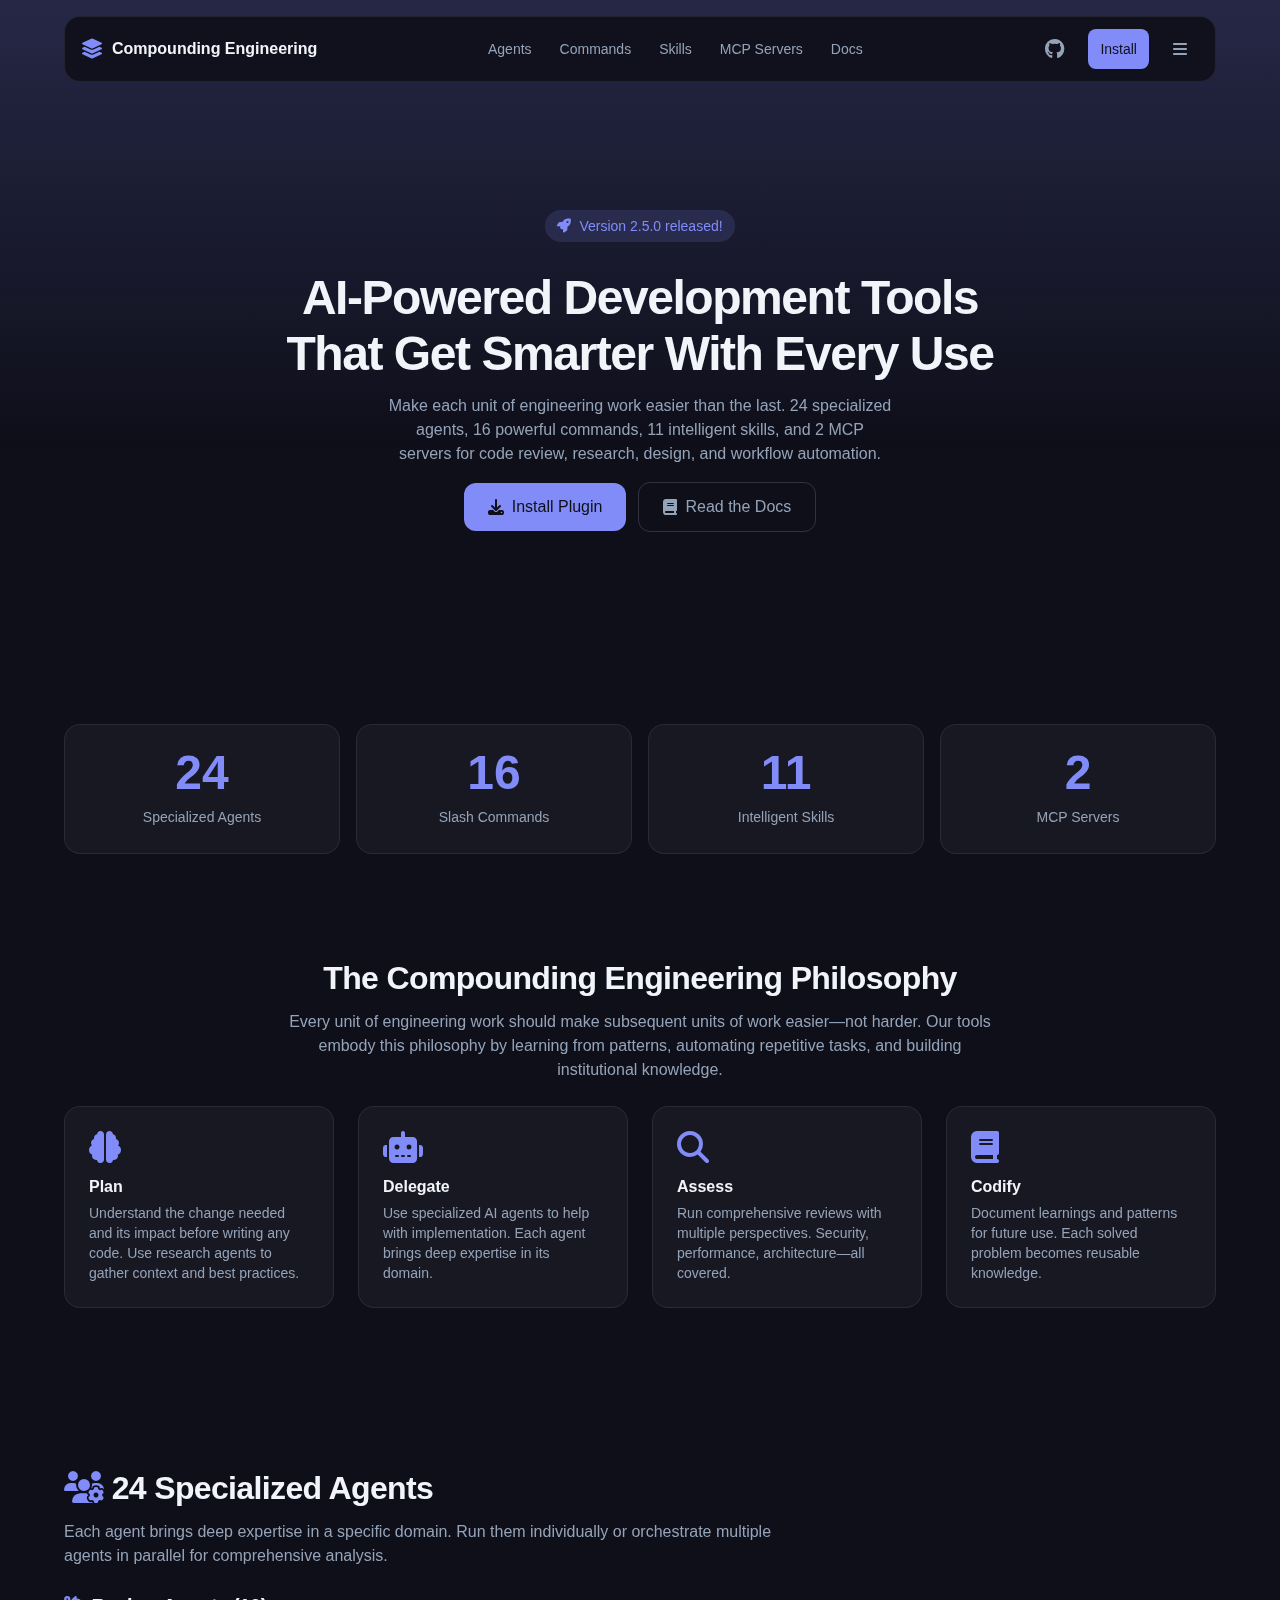
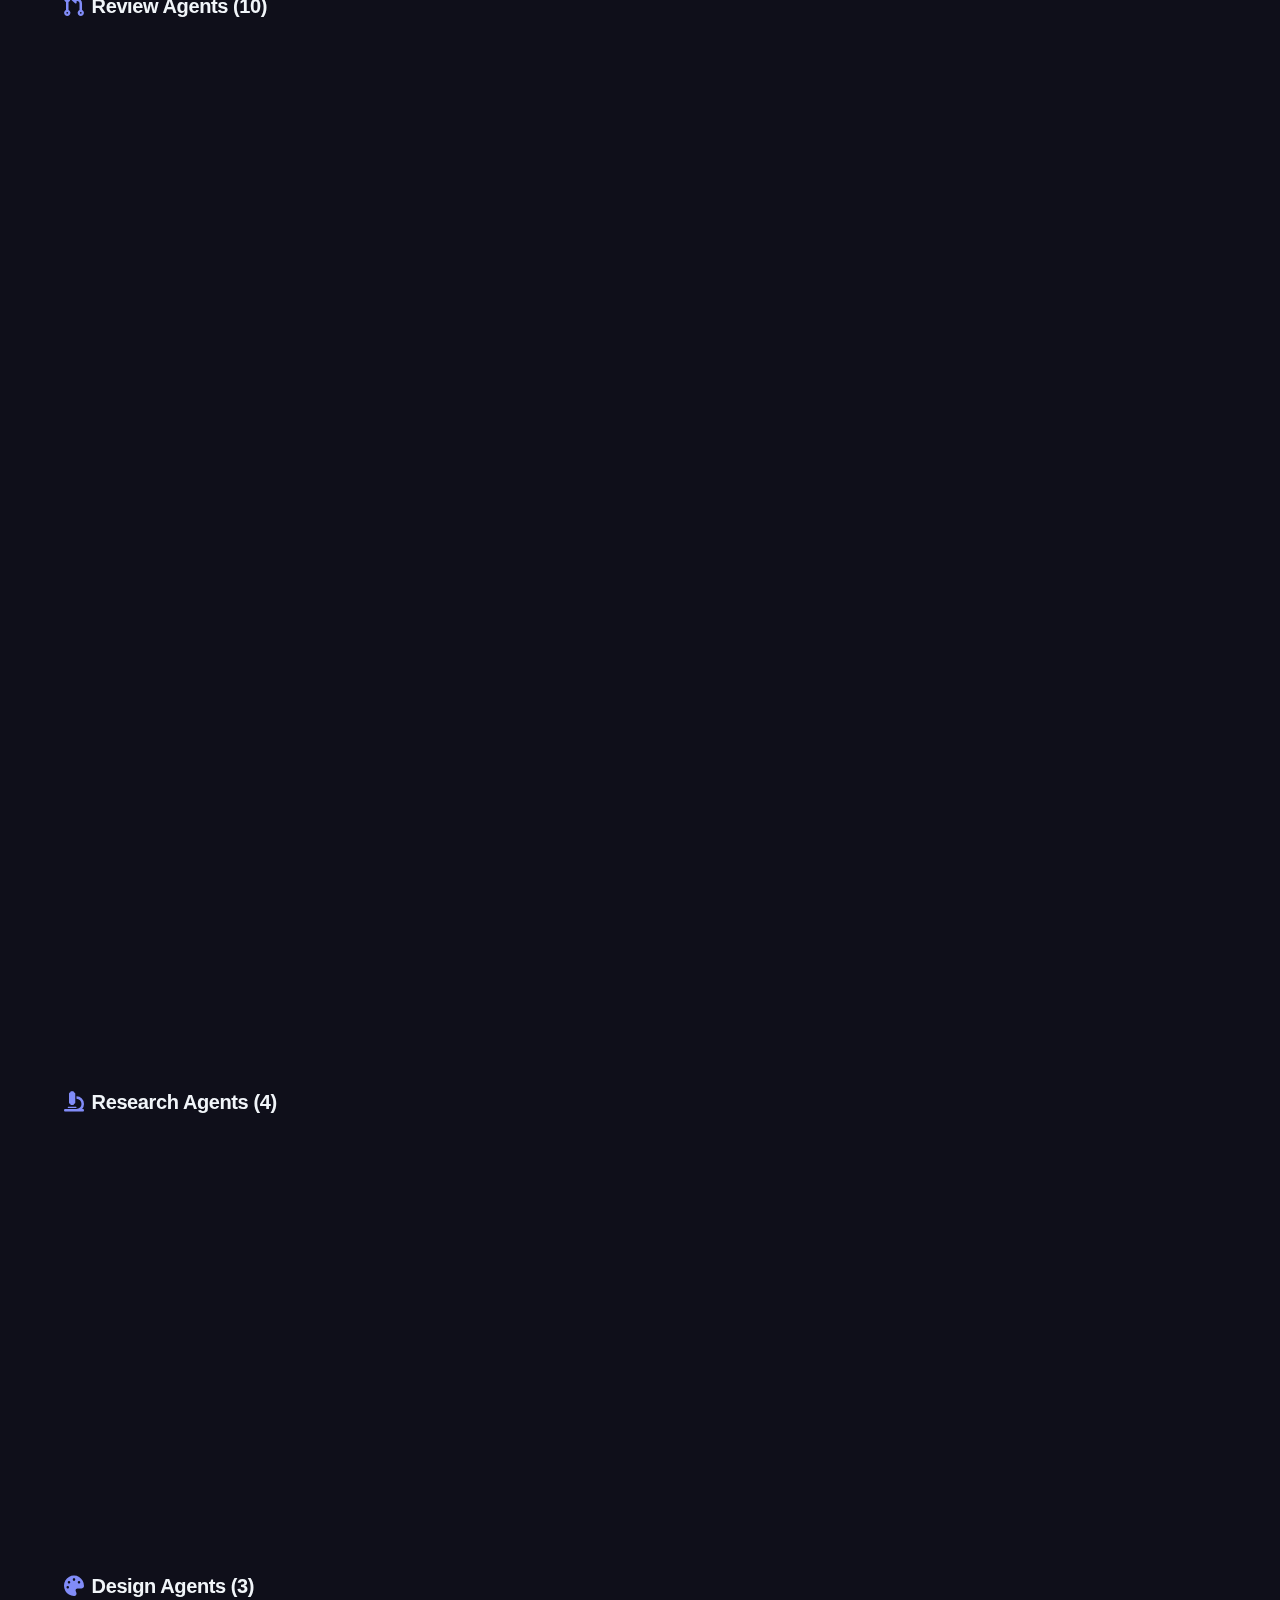
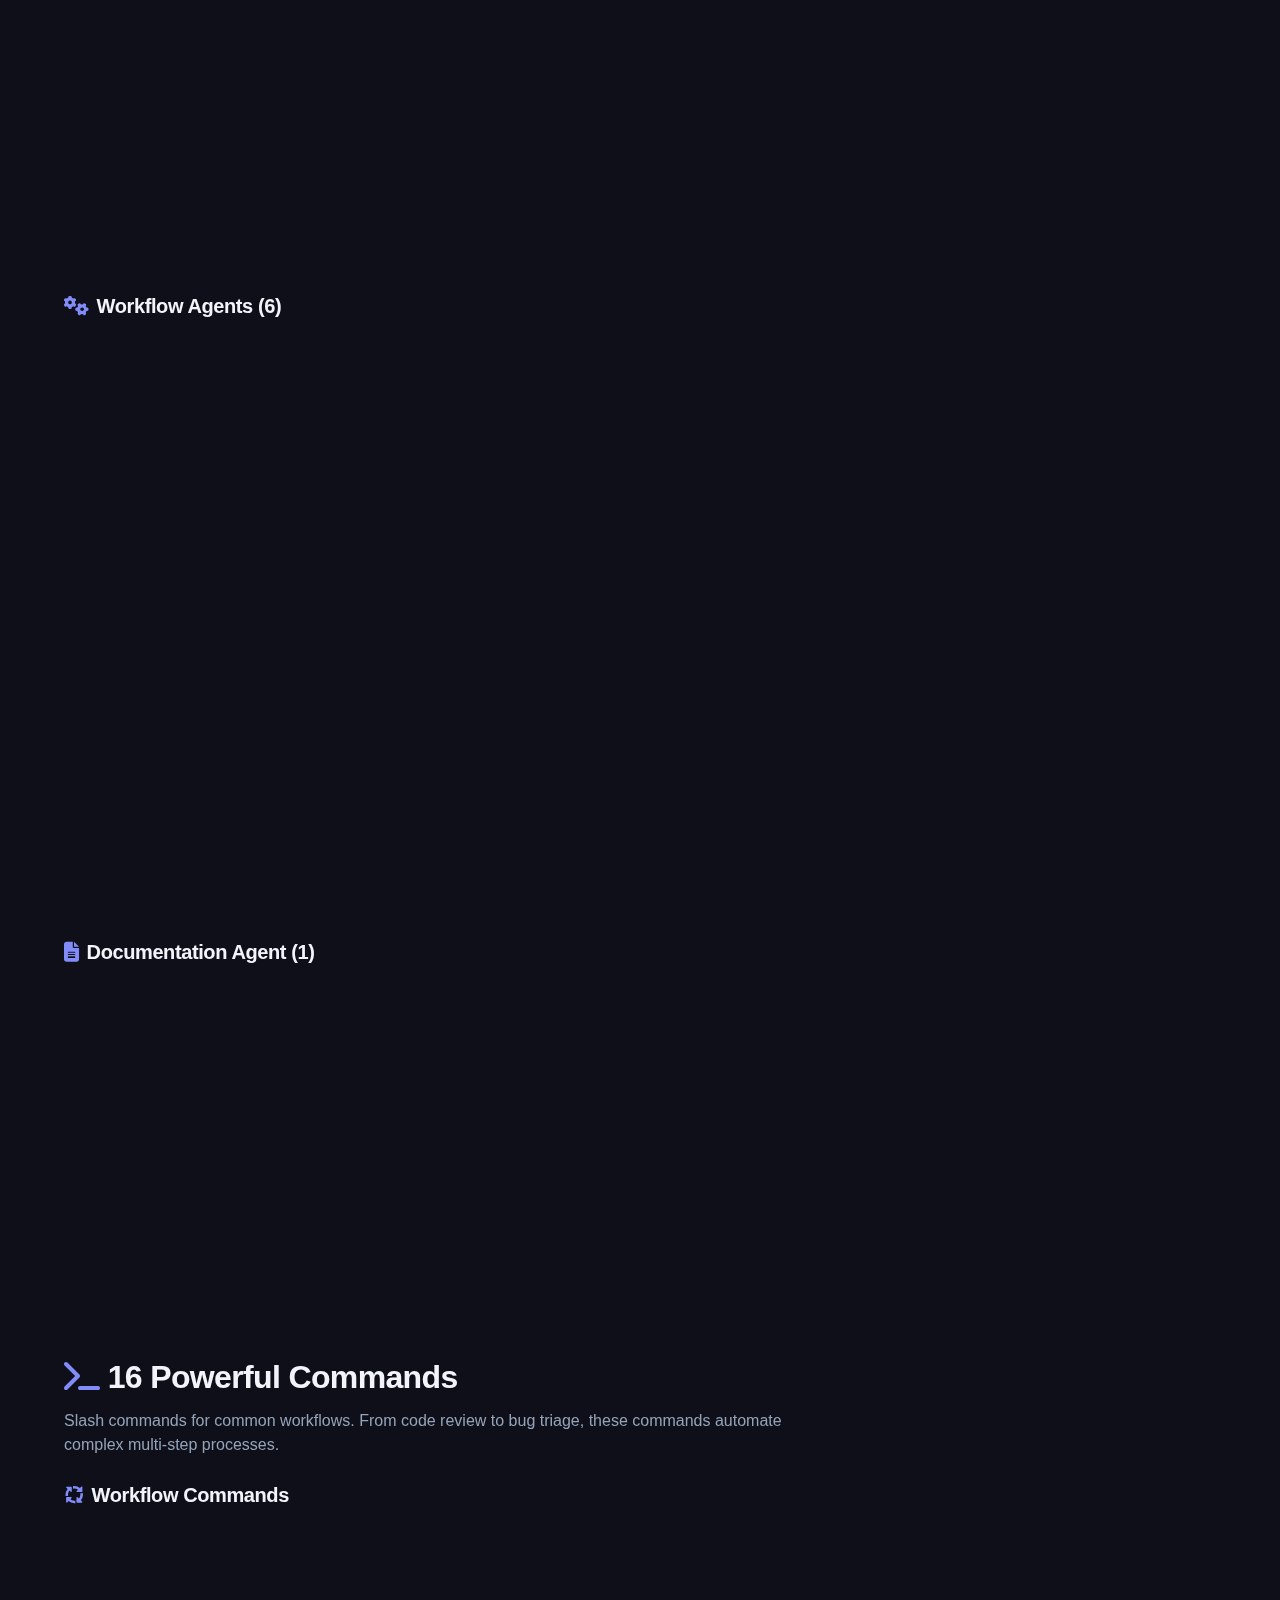
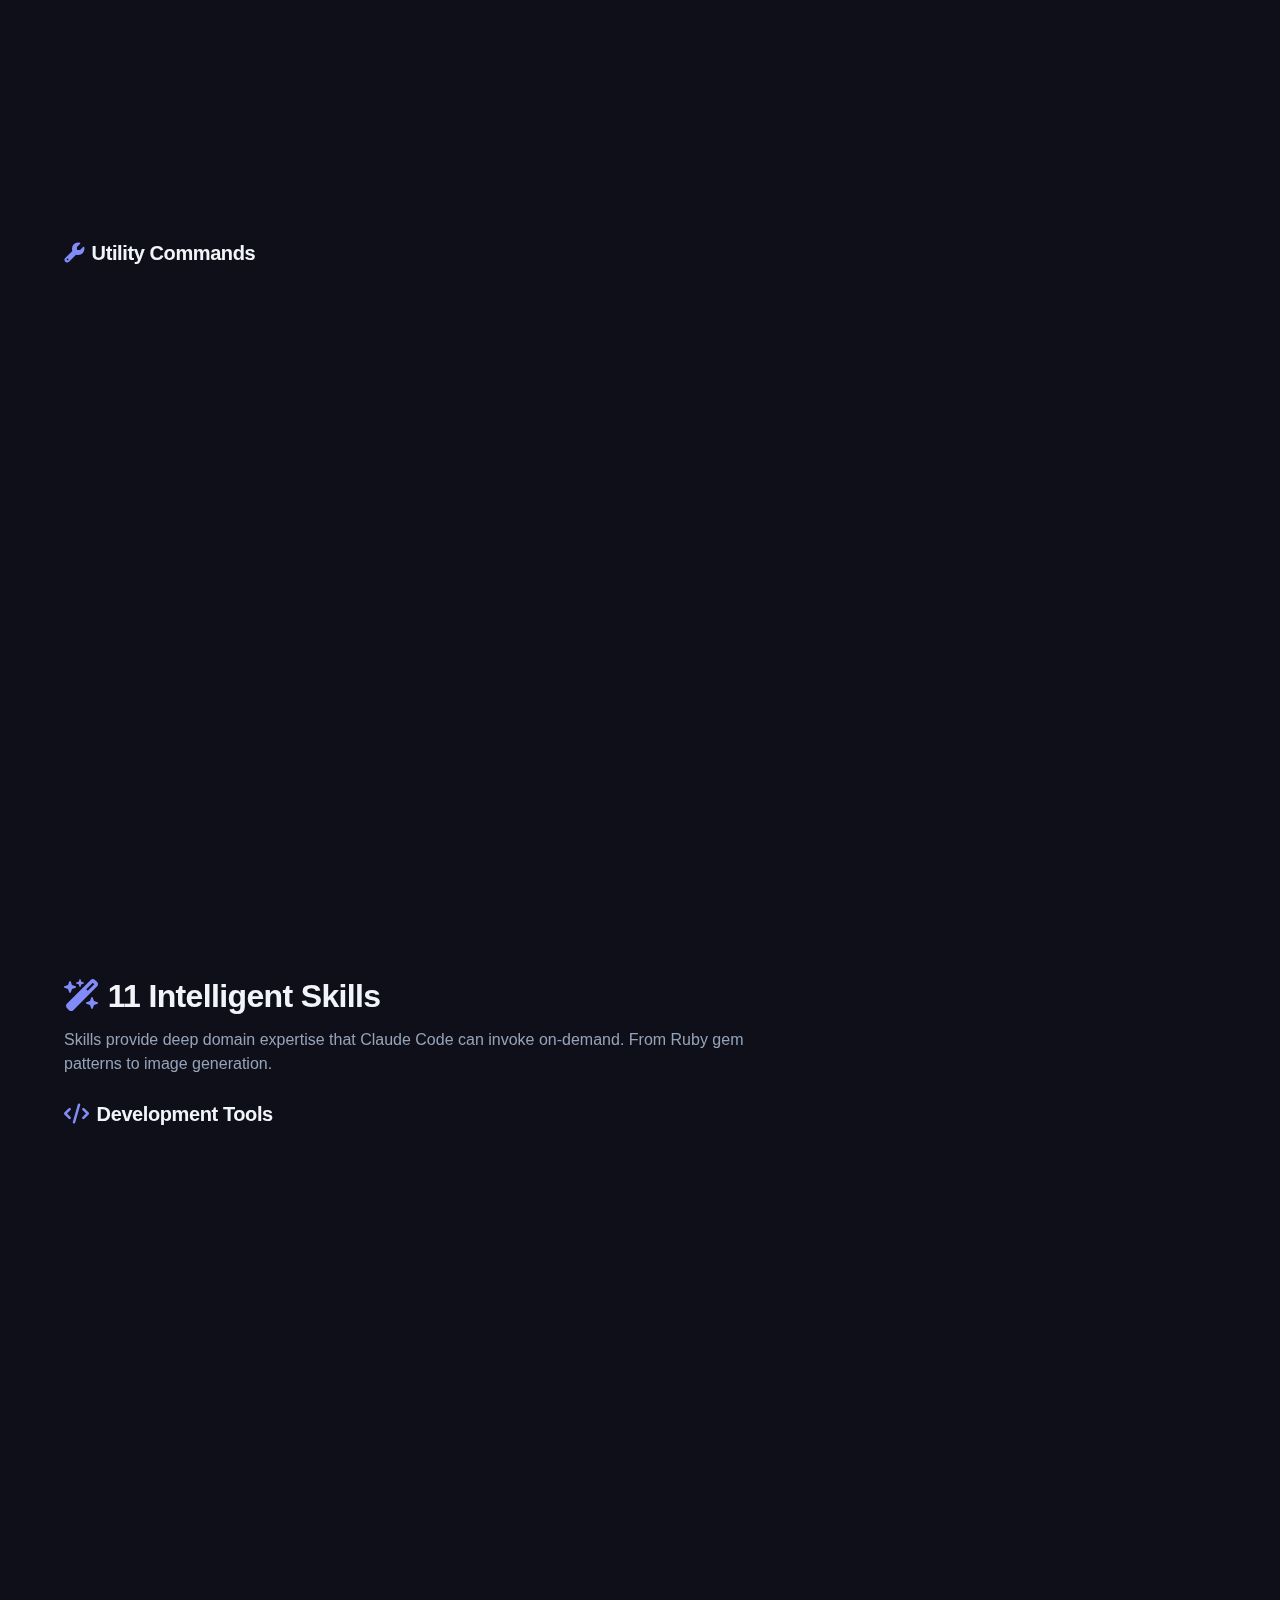
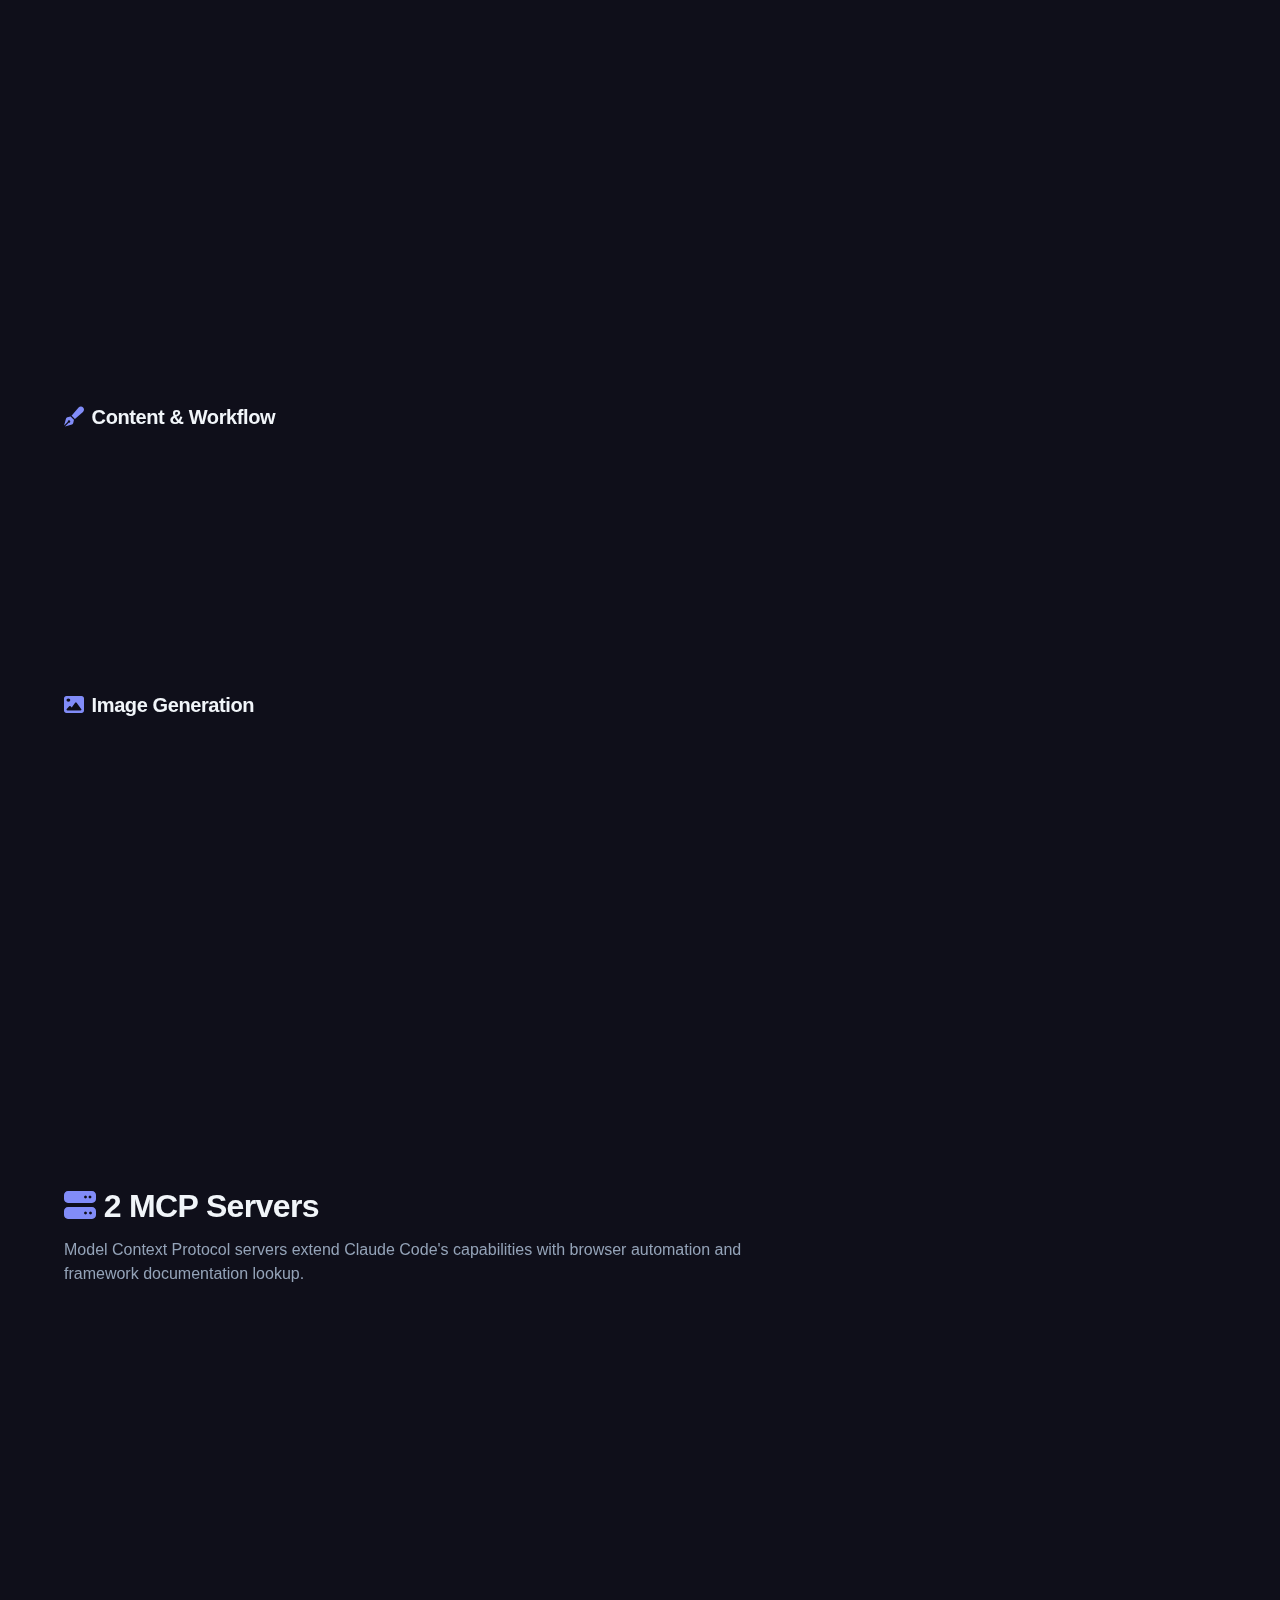
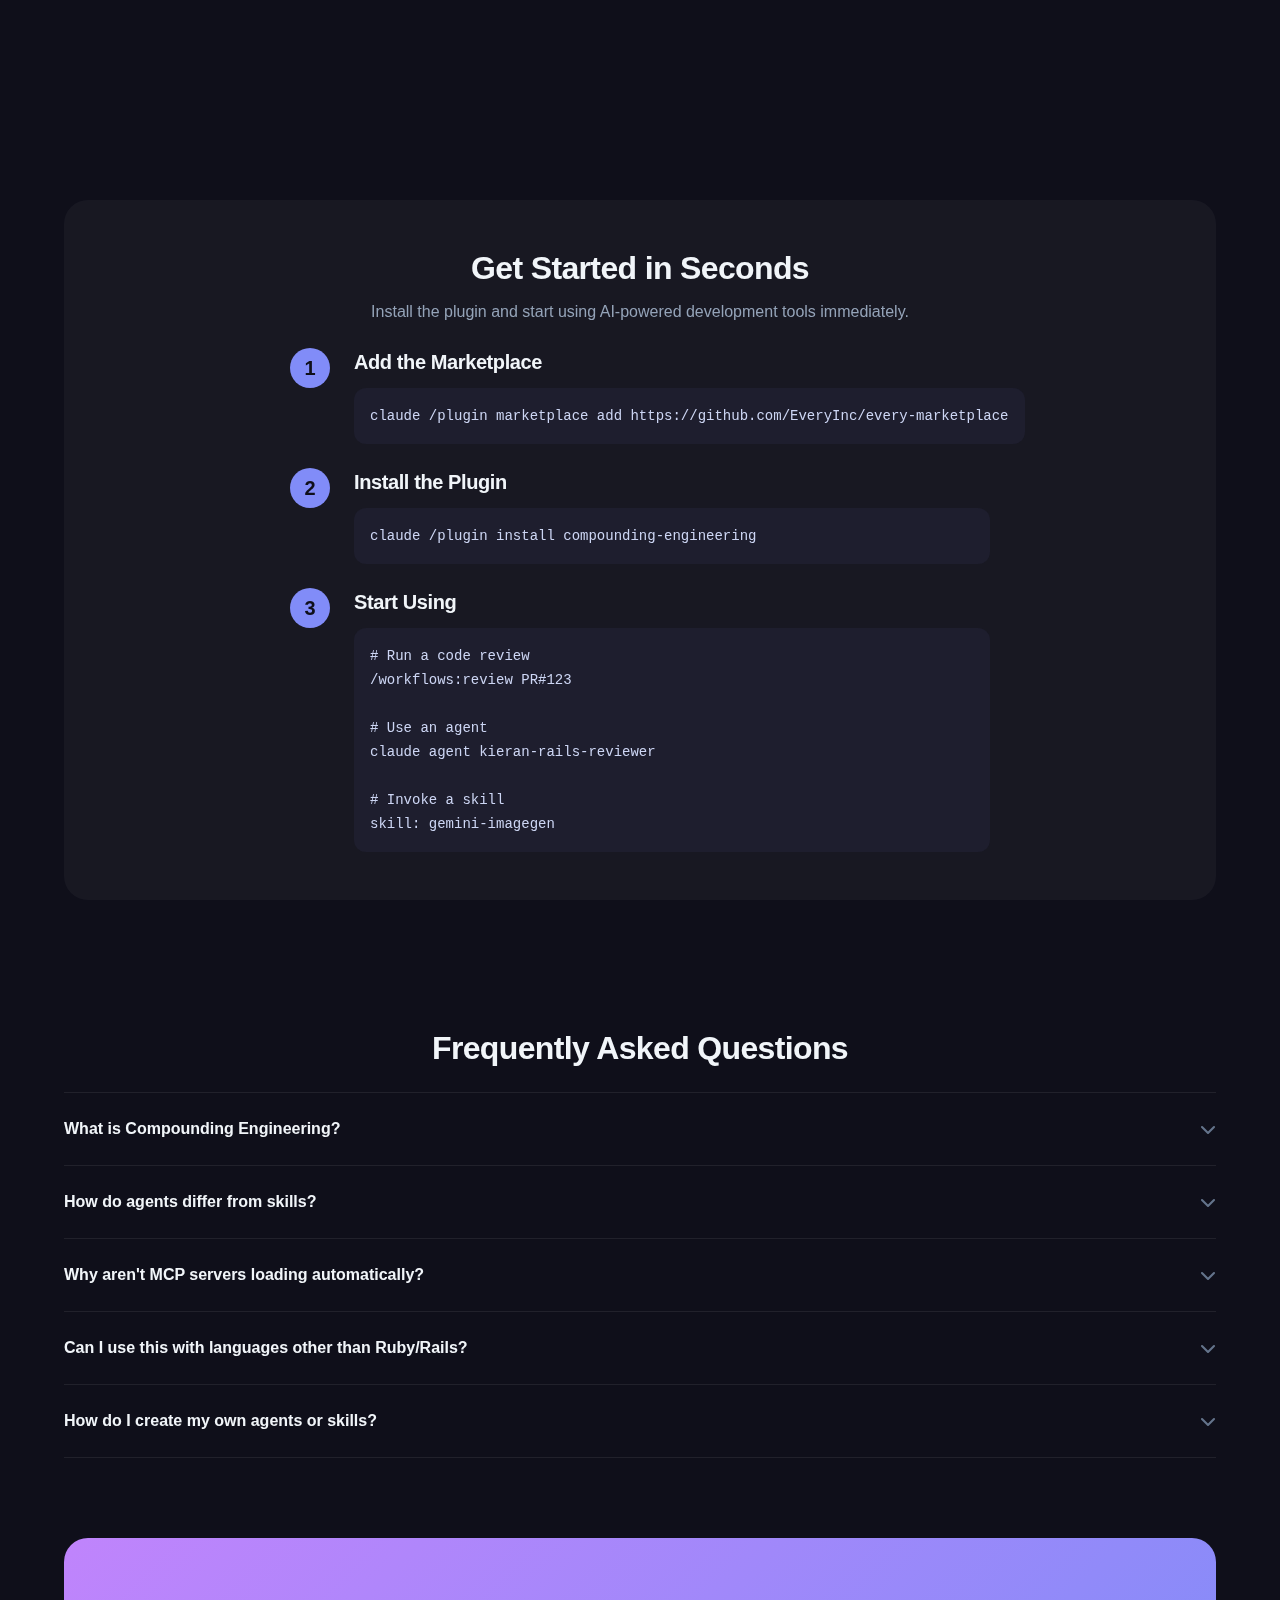
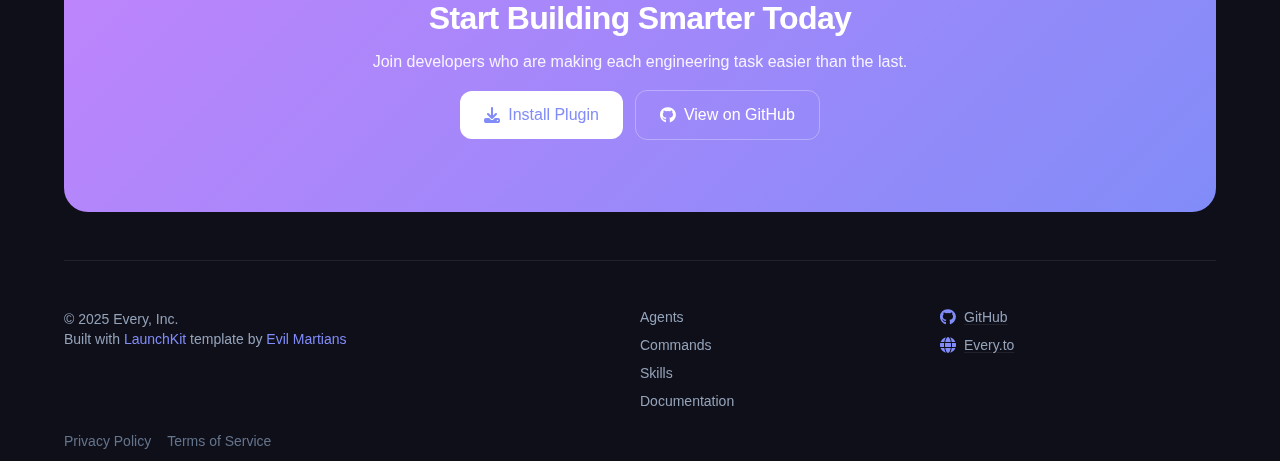
<file: plugins/compounding-engineering/docs/index.html>
<!DOCTYPE html>
<html lang="en" class="theme-dark">

<head>
  <meta charset="utf-8" />
  <title>Compounding Engineering - AI-Powered Development Tools for Claude Code</title>
  <meta content="AI-powered development tools that get smarter with every use. 24 agents, 16 commands, 11 skills, 2 MCP servers." name="description" />
  <meta content="width=device-width, initial-scale=1" name="viewport" />

  <!-- Open Graph -->
  <meta property="og:type" content="website" />
  <meta property="og:site_name" content="Compounding Engineering" />
  <meta property="og:locale" content="en_US" />
  <meta property="og:title" content="Compounding Engineering - AI Development Tools" />
  <meta property="og:description" content="AI-powered development tools that get smarter with every use. Make each unit of engineering work easier than the last." />
  <meta name="twitter:card" content="summary_large_image" />
  <meta name="twitter:title" content="Compounding Engineering" />
  <meta name="twitter:description" content="AI-powered development tools for Claude Code" />

  <!-- Styles -->
  <link rel="stylesheet" href="https://cdnjs.cloudflare.com/ajax/libs/font-awesome/6.5.1/css/all.min.css" />
  <link href="css/style.css" rel="stylesheet" type="text/css" />
  <script src="js/main.js" type="text/javascript" defer></script>
</head>

<body>
  <div class="background-gradient"></div>
  <div class="page-container">
    <header class="nav-container">
      <a href="index.html" class="nav-brand">
        <span class="logo-icon"><i class="fa-solid fa-layer-group"></i></span>
        <span class="logo-text">Compounding Engineering</span>
      </a>
      <nav role="navigation" class="nav-menu" data-navigation>
        <a href="#agents" class="nav-link">Agents</a>
        <a href="#commands" class="nav-link">Commands</a>
        <a href="#skills" class="nav-link">Skills</a>
        <a href="#mcp-servers" class="nav-link">MCP Servers</a>
        <a href="pages/getting-started.html" class="nav-link">Docs</a>
        <div class="button-group stacked margin-top-l mobile-only">
          <a href="#install" class="button primary">Install Plugin</a>
        </div>
      </nav>
      <div class="button-group">
        <a href="https://github.com/EveryInc/every-marketplace" class="button ghost compact hide-on-mobile">
          <div class="fa-brands fa-github icon l"></div>
        </a>
        <a href="#install" class="button primary compact">Install</a>
        <button class="button ghost compact nav-hamburger" data-mobile-toggle aria-label="Show menu">
          <span class="fa-solid fa-bars icon m"></span>
        </button>
      </div>
    </header>

    <main>
      <!-- Hero Section -->
      <section class="hero-section">
        <div class="heading hero centered">
          <a href="https://github.com/EveryInc/every-marketplace/releases" class="eyebrow">
            <i class="fa-solid fa-rocket"></i> Version 2.5.0 released!
          </a>
          <h1 class="balanced">
            AI-Powered Development Tools That Get Smarter With Every Use
          </h1>
          <p class="paragraph m secondary balanced">
            Make each unit of engineering work easier than the last. 24 specialized agents, 16 powerful commands,
            11 intelligent skills, and 2 MCP servers for code review, research, design, and workflow automation.
          </p>
          <div class="button-group margin-paragraph centered">
            <a href="#install" class="button primary">
              <i class="fa-solid fa-download"></i> Install Plugin
            </a>
            <a href="pages/getting-started.html" class="button tertiary">
              <i class="fa-solid fa-book"></i> Read the Docs
            </a>
          </div>
        </div>
      </section>

      <!-- Stats Section -->
      <section class="stats-section">
        <div class="stats-container">
          <div class="stat-card">
            <div class="stat-number">24</div>
            <div class="stat-label">Specialized Agents</div>
          </div>
          <div class="stat-card">
            <div class="stat-number">16</div>
            <div class="stat-label">Slash Commands</div>
          </div>
          <div class="stat-card">
            <div class="stat-number">11</div>
            <div class="stat-label">Intelligent Skills</div>
          </div>
          <div class="stat-card">
            <div class="stat-number">2</div>
            <div class="stat-label">MCP Servers</div>
          </div>
        </div>
      </section>

      <!-- Philosophy Section -->
      <section id="philosophy">
        <div class="heading centered">
          <h2 class="no-top-margin">The Compounding Engineering Philosophy</h2>
          <p class="paragraph m secondary">
            Every unit of engineering work should make subsequent units of work easier&mdash;not harder.
            Our tools embody this philosophy by learning from patterns, automating repetitive tasks,
            and building institutional knowledge.
          </p>
        </div>
        <div class="cards-with-icons-container">
          <div class="card-with-icon">
            <div class="fa-solid fa-brain icon xl color-accent"></div>
            <div class="feature-heading">
              <p class="paragraph m bold">Plan</p>
              <p class="paragraph s secondary">
                Understand the change needed and its impact before writing any code.
                Use research agents to gather context and best practices.
              </p>
            </div>
          </div>
          <div class="card-with-icon">
            <div class="fa-solid fa-robot icon xl color-accent"></div>
            <div class="feature-heading">
              <p class="paragraph m bold">Delegate</p>
              <p class="paragraph s secondary">
                Use specialized AI agents to help with implementation.
                Each agent brings deep expertise in its domain.
              </p>
            </div>
          </div>
          <div class="card-with-icon">
            <div class="fa-solid fa-magnifying-glass icon xl color-accent"></div>
            <div class="feature-heading">
              <p class="paragraph m bold">Assess</p>
              <p class="paragraph s secondary">
                Run comprehensive reviews with multiple perspectives.
                Security, performance, architecture&mdash;all covered.
              </p>
            </div>
          </div>
          <div class="card-with-icon">
            <div class="fa-solid fa-book icon xl color-accent"></div>
            <div class="feature-heading">
              <p class="paragraph m bold">Codify</p>
              <p class="paragraph s secondary">
                Document learnings and patterns for future use.
                Each solved problem becomes reusable knowledge.
              </p>
            </div>
          </div>
        </div>
      </section>

      <!-- Agents Section -->
      <section id="agents">
        <div class="heading">
          <h2 class="no-top-margin">
            <i class="fa-solid fa-users-gear color-accent"></i> 24 Specialized Agents
          </h2>
          <p class="paragraph m secondary">
            Each agent brings deep expertise in a specific domain. Run them individually or orchestrate
            multiple agents in parallel for comprehensive analysis.
          </p>
        </div>

        <!-- Review Agents -->
        <div class="agent-category">
          <h3><i class="fa-solid fa-code-pull-request"></i> Review Agents (10)</h3>
          <div class="grid columns-2">
            <div class="agent-card">
              <div class="agent-header">
                <span class="agent-name">kieran-rails-reviewer</span>
                <span class="agent-badge">Rails</span>
              </div>
              <p class="agent-description">Super senior Rails developer with impeccable taste. Applies strict conventions for Turbo Streams, namespacing, and the "duplication over complexity" philosophy.</p>
              <code class="agent-usage">claude agent kieran-rails-reviewer</code>
            </div>
            <div class="agent-card">
              <div class="agent-header">
                <span class="agent-name">dhh-rails-reviewer</span>
                <span class="agent-badge">Rails</span>
              </div>
              <p class="agent-description">Reviews code from DHH's perspective. Focus on Rails conventions, simplicity, and avoiding over-engineering.</p>
              <code class="agent-usage">claude agent dhh-rails-reviewer</code>
            </div>
            <div class="agent-card">
              <div class="agent-header">
                <span class="agent-name">kieran-python-reviewer</span>
                <span class="agent-badge">Python</span>
              </div>
              <p class="agent-description">Python code review with strict conventions. PEP 8 compliance, type hints, and Pythonic patterns.</p>
              <code class="agent-usage">claude agent kieran-python-reviewer</code>
            </div>
            <div class="agent-card">
              <div class="agent-header">
                <span class="agent-name">kieran-typescript-reviewer</span>
                <span class="agent-badge">TypeScript</span>
              </div>
              <p class="agent-description">TypeScript review with focus on type safety, modern patterns, and clean architecture.</p>
              <code class="agent-usage">claude agent kieran-typescript-reviewer</code>
            </div>
            <div class="agent-card">
              <div class="agent-header">
                <span class="agent-name">security-sentinel</span>
                <span class="agent-badge critical">Security</span>
              </div>
              <p class="agent-description">Security audits and vulnerability assessments. OWASP top 10, injection attacks, authentication flaws.</p>
              <code class="agent-usage">claude agent security-sentinel</code>
            </div>
            <div class="agent-card">
              <div class="agent-header">
                <span class="agent-name">performance-oracle</span>
                <span class="agent-badge">Performance</span>
              </div>
              <p class="agent-description">Performance analysis and optimization recommendations. N+1 queries, caching strategies, bottleneck identification.</p>
              <code class="agent-usage">claude agent performance-oracle</code>
            </div>
            <div class="agent-card">
              <div class="agent-header">
                <span class="agent-name">architecture-strategist</span>
                <span class="agent-badge">Architecture</span>
              </div>
              <p class="agent-description">Analyze architectural decisions, compliance, and system design patterns.</p>
              <code class="agent-usage">claude agent architecture-strategist</code>
            </div>
            <div class="agent-card">
              <div class="agent-header">
                <span class="agent-name">data-integrity-guardian</span>
                <span class="agent-badge critical">Data</span>
              </div>
              <p class="agent-description">Database migrations and data integrity review. Schema changes, foreign keys, data consistency.</p>
              <code class="agent-usage">claude agent data-integrity-guardian</code>
            </div>
            <div class="agent-card">
              <div class="agent-header">
                <span class="agent-name">pattern-recognition-specialist</span>
                <span class="agent-badge">Patterns</span>
              </div>
              <p class="agent-description">Analyze code for patterns and anti-patterns. Design patterns, code smells, refactoring opportunities.</p>
              <code class="agent-usage">claude agent pattern-recognition-specialist</code>
            </div>
            <div class="agent-card">
              <div class="agent-header">
                <span class="agent-name">code-simplicity-reviewer</span>
                <span class="agent-badge">Quality</span>
              </div>
              <p class="agent-description">Final pass for simplicity and minimalism. Remove unnecessary complexity, improve readability.</p>
              <code class="agent-usage">claude agent code-simplicity-reviewer</code>
            </div>
          </div>
        </div>

        <!-- Research Agents -->
        <div class="agent-category">
          <h3><i class="fa-solid fa-microscope"></i> Research Agents (4)</h3>
          <div class="grid columns-2">
            <div class="agent-card">
              <div class="agent-header">
                <span class="agent-name">framework-docs-researcher</span>
                <span class="agent-badge">Research</span>
              </div>
              <p class="agent-description">Research framework documentation and best practices. Find official guidance and community patterns.</p>
              <code class="agent-usage">claude agent framework-docs-researcher</code>
            </div>
            <div class="agent-card">
              <div class="agent-header">
                <span class="agent-name">best-practices-researcher</span>
                <span class="agent-badge">Research</span>
              </div>
              <p class="agent-description">Gather external best practices and examples from the community and industry standards.</p>
              <code class="agent-usage">claude agent best-practices-researcher</code>
            </div>
            <div class="agent-card">
              <div class="agent-header">
                <span class="agent-name">git-history-analyzer</span>
                <span class="agent-badge">Git</span>
              </div>
              <p class="agent-description">Analyze git history and code evolution. Understand how code has changed and why.</p>
              <code class="agent-usage">claude agent git-history-analyzer</code>
            </div>
            <div class="agent-card">
              <div class="agent-header">
                <span class="agent-name">repo-research-analyst</span>
                <span class="agent-badge">Research</span>
              </div>
              <p class="agent-description">Research repository structure and conventions. Understand project patterns and organization.</p>
              <code class="agent-usage">claude agent repo-research-analyst</code>
            </div>
          </div>
        </div>

        <!-- Design Agents -->
        <div class="agent-category">
          <h3><i class="fa-solid fa-palette"></i> Design Agents (3)</h3>
          <div class="grid columns-3">
            <div class="agent-card">
              <div class="agent-header">
                <span class="agent-name">design-iterator</span>
                <span class="agent-badge">Design</span>
              </div>
              <p class="agent-description">Iteratively refine UI through systematic design iterations with screenshots and feedback loops.</p>
              <code class="agent-usage">claude agent design-iterator</code>
            </div>
            <div class="agent-card">
              <div class="agent-header">
                <span class="agent-name">figma-design-sync</span>
                <span class="agent-badge">Figma</span>
              </div>
              <p class="agent-description">Synchronize web implementations with Figma designs. Pixel-perfect matching.</p>
              <code class="agent-usage">claude agent figma-design-sync</code>
            </div>
            <div class="agent-card">
              <div class="agent-header">
                <span class="agent-name">design-implementation-reviewer</span>
                <span class="agent-badge">Review</span>
              </div>
              <p class="agent-description">Verify UI implementations match Figma designs. Catch visual regressions.</p>
              <code class="agent-usage">claude agent design-implementation-reviewer</code>
            </div>
          </div>
        </div>

        <!-- Workflow Agents -->
        <div class="agent-category">
          <h3><i class="fa-solid fa-gears"></i> Workflow Agents (6)</h3>
          <div class="grid columns-2">
            <div class="agent-card">
              <div class="agent-header">
                <span class="agent-name">bug-reproduction-validator</span>
                <span class="agent-badge">Bugs</span>
              </div>
              <p class="agent-description">Systematically reproduce and validate bug reports. Create minimal reproduction cases.</p>
              <code class="agent-usage">claude agent bug-reproduction-validator</code>
            </div>
            <div class="agent-card">
              <div class="agent-header">
                <span class="agent-name">pr-comment-resolver</span>
                <span class="agent-badge">PR</span>
              </div>
              <p class="agent-description">Address PR comments and implement fixes. Batch process review feedback.</p>
              <code class="agent-usage">claude agent pr-comment-resolver</code>
            </div>
            <div class="agent-card">
              <div class="agent-header">
                <span class="agent-name">feedback-codifier</span>
                <span class="agent-badge">Knowledge</span>
              </div>
              <p class="agent-description">Codify feedback patterns into reviewer agents. Build institutional knowledge.</p>
              <code class="agent-usage">claude agent feedback-codifier</code>
            </div>
            <div class="agent-card">
              <div class="agent-header">
                <span class="agent-name">lint</span>
                <span class="agent-badge">Quality</span>
              </div>
              <p class="agent-description">Run linting and code quality checks on Ruby and ERB files.</p>
              <code class="agent-usage">claude agent lint</code>
            </div>
            <div class="agent-card">
              <div class="agent-header">
                <span class="agent-name">spec-flow-analyzer</span>
                <span class="agent-badge">Testing</span>
              </div>
              <p class="agent-description">Analyze user flows and identify gaps in specifications.</p>
              <code class="agent-usage">claude agent spec-flow-analyzer</code>
            </div>
            <div class="agent-card">
              <div class="agent-header">
                <span class="agent-name">every-style-editor</span>
                <span class="agent-badge">Content</span>
              </div>
              <p class="agent-description">Edit content to conform to Every's style guide.</p>
              <code class="agent-usage">claude agent every-style-editor</code>
            </div>
          </div>
        </div>

        <!-- Docs Agent -->
        <div class="agent-category">
          <h3><i class="fa-solid fa-file-lines"></i> Documentation Agent (1)</h3>
          <div class="grid">
            <div class="agent-card full-width">
              <div class="agent-header">
                <span class="agent-name">ankane-readme-writer</span>
                <span class="agent-badge">Docs</span>
              </div>
              <p class="agent-description">Create READMEs following Ankane-style template for Ruby gems. Clean, concise, comprehensive documentation that gets straight to the point.</p>
              <code class="agent-usage">claude agent ankane-readme-writer</code>
            </div>
          </div>
        </div>
      </section>

      <!-- Commands Section -->
      <section id="commands">
        <div class="heading">
          <h2 class="no-top-margin">
            <i class="fa-solid fa-terminal color-accent"></i> 16 Powerful Commands
          </h2>
          <p class="paragraph m secondary">
            Slash commands for common workflows. From code review to bug triage,
            these commands automate complex multi-step processes.
          </p>
        </div>

        <!-- Workflow Commands -->
        <div class="command-category">
          <h3><i class="fa-solid fa-arrows-spin"></i> Workflow Commands</h3>
          <div class="grid columns-2">
            <div class="command-card">
              <div class="command-header">
                <code class="command-name">/workflows:plan</code>
              </div>
              <p class="command-description">Create comprehensive implementation plans with research agents and stakeholder analysis.</p>
            </div>
            <div class="command-card">
              <div class="command-header">
                <code class="command-name">/workflows:review</code>
              </div>
              <p class="command-description">Run exhaustive code reviews using 12+ parallel agents, ultra-thinking, and worktrees.</p>
            </div>
            <div class="command-card">
              <div class="command-header">
                <code class="command-name">/workflows:work</code>
              </div>
              <p class="command-description">Execute work items systematically with progress tracking and validation.</p>
            </div>
            <div class="command-card">
              <div class="command-header">
                <code class="command-name">/workflows:codify</code>
              </div>
              <p class="command-description">Document solved problems for the knowledge base. Turn learnings into reusable patterns.</p>
            </div>
          </div>
        </div>

        <!-- Utility Commands -->
        <div class="command-category">
          <h3><i class="fa-solid fa-wrench"></i> Utility Commands</h3>
          <div class="grid columns-3">
            <div class="command-card">
              <div class="command-header">
                <code class="command-name">/changelog</code>
              </div>
              <p class="command-description">Create engaging changelogs for recent merges.</p>
            </div>
            <div class="command-card">
              <div class="command-header">
                <code class="command-name">/create-agent-skill</code>
              </div>
              <p class="command-description">Create or edit Claude Code skills with expert guidance.</p>
            </div>
            <div class="command-card">
              <div class="command-header">
                <code class="command-name">/generate_command</code>
              </div>
              <p class="command-description">Generate new slash commands from templates.</p>
            </div>
            <div class="command-card">
              <div class="command-header">
                <code class="command-name">/heal-skill</code>
              </div>
              <p class="command-description">Fix skill documentation issues automatically.</p>
            </div>
            <div class="command-card">
              <div class="command-header">
                <code class="command-name">/plan_review</code>
              </div>
              <p class="command-description">Multi-agent plan review in parallel.</p>
            </div>
            <div class="command-card">
              <div class="command-header">
                <code class="command-name">/prime</code>
              </div>
              <p class="command-description">Prime/setup command for project initialization.</p>
            </div>
            <div class="command-card">
              <div class="command-header">
                <code class="command-name">/report-bug</code>
              </div>
              <p class="command-description">Report bugs in the plugin with structured templates.</p>
            </div>
            <div class="command-card">
              <div class="command-header">
                <code class="command-name">/reproduce-bug</code>
              </div>
              <p class="command-description">Reproduce bugs using logs and console output.</p>
            </div>
            <div class="command-card">
              <div class="command-header">
                <code class="command-name">/triage</code>
              </div>
              <p class="command-description">Triage and prioritize issues interactively.</p>
            </div>
            <div class="command-card">
              <div class="command-header">
                <code class="command-name">/resolve_parallel</code>
              </div>
              <p class="command-description">Resolve TODO comments in parallel.</p>
            </div>
            <div class="command-card">
              <div class="command-header">
                <code class="command-name">/resolve_pr_parallel</code>
              </div>
              <p class="command-description">Resolve PR comments in parallel.</p>
            </div>
            <div class="command-card">
              <div class="command-header">
                <code class="command-name">/resolve_todo_parallel</code>
              </div>
              <p class="command-description">Resolve file-based todos in parallel.</p>
            </div>
          </div>
        </div>
      </section>

      <!-- Skills Section -->
      <section id="skills">
        <div class="heading">
          <h2 class="no-top-margin">
            <i class="fa-solid fa-wand-magic-sparkles color-accent"></i> 11 Intelligent Skills
          </h2>
          <p class="paragraph m secondary">
            Skills provide deep domain expertise that Claude Code can invoke on-demand.
            From Ruby gem patterns to image generation.
          </p>
        </div>

        <!-- Development Tools -->
        <div class="skill-category">
          <h3><i class="fa-solid fa-code"></i> Development Tools</h3>
          <div class="grid columns-2">
            <div class="skill-card">
              <div class="skill-header">
                <span class="skill-name">andrew-kane-gem-writer</span>
                <span class="skill-badge">Ruby</span>
              </div>
              <p class="skill-description">Write Ruby gems following Andrew Kane's patterns. Clean APIs, smart defaults, comprehensive testing.</p>
              <code class="skill-usage">skill: andrew-kane-gem-writer</code>
            </div>
            <div class="skill-card">
              <div class="skill-header">
                <span class="skill-name">dhh-ruby-style</span>
                <span class="skill-badge">Rails</span>
              </div>
              <p class="skill-description">Write Ruby/Rails code in DHH's 37signals style. Convention over configuration, beautiful code.</p>
              <code class="skill-usage">skill: dhh-ruby-style</code>
            </div>
            <div class="skill-card">
              <div class="skill-header">
                <span class="skill-name">dspy-ruby</span>
                <span class="skill-badge">AI</span>
              </div>
              <p class="skill-description">Build type-safe LLM applications with DSPy.rb. Structured prompting, optimization, providers.</p>
              <code class="skill-usage">skill: dspy-ruby</code>
            </div>
            <div class="skill-card">
              <div class="skill-header">
                <span class="skill-name">frontend-design</span>
                <span class="skill-badge">Design</span>
              </div>
              <p class="skill-description">Create production-grade frontend interfaces with modern CSS, responsive design, accessibility.</p>
              <code class="skill-usage">skill: frontend-design</code>
            </div>
            <div class="skill-card">
              <div class="skill-header">
                <span class="skill-name">create-agent-skills</span>
                <span class="skill-badge">Meta</span>
              </div>
              <p class="skill-description">Expert guidance for creating Claude Code skills. Templates, best practices, validation.</p>
              <code class="skill-usage">skill: create-agent-skills</code>
            </div>
            <div class="skill-card">
              <div class="skill-header">
                <span class="skill-name">skill-creator</span>
                <span class="skill-badge">Meta</span>
              </div>
              <p class="skill-description">Guide for creating effective Claude Code skills with structured workflows.</p>
              <code class="skill-usage">skill: skill-creator</code>
            </div>
            <div class="skill-card">
              <div class="skill-header">
                <span class="skill-name">codify-docs</span>
                <span class="skill-badge">Docs</span>
              </div>
              <p class="skill-description">Capture solved problems as categorized documentation with YAML schema.</p>
              <code class="skill-usage">skill: codify-docs</code>
            </div>
          </div>
        </div>

        <!-- Content & Workflow -->
        <div class="skill-category">
          <h3><i class="fa-solid fa-pen-fancy"></i> Content & Workflow</h3>
          <div class="grid columns-3">
            <div class="skill-card">
              <div class="skill-header">
                <span class="skill-name">every-style-editor</span>
                <span class="skill-badge">Content</span>
              </div>
              <p class="skill-description">Review copy for Every's style guide compliance.</p>
              <code class="skill-usage">skill: every-style-editor</code>
            </div>
            <div class="skill-card">
              <div class="skill-header">
                <span class="skill-name">file-todos</span>
                <span class="skill-badge">Workflow</span>
              </div>
              <p class="skill-description">File-based todo tracking system with priorities and status.</p>
              <code class="skill-usage">skill: file-todos</code>
            </div>
            <div class="skill-card">
              <div class="skill-header">
                <span class="skill-name">git-worktree</span>
                <span class="skill-badge">Git</span>
              </div>
              <p class="skill-description">Manage Git worktrees for parallel development on multiple branches.</p>
              <code class="skill-usage">skill: git-worktree</code>
            </div>
          </div>
        </div>

        <!-- Image Generation -->
        <div class="skill-category">
          <h3><i class="fa-solid fa-image"></i> Image Generation</h3>
          <div class="grid">
            <div class="skill-card featured full-width">
              <div class="skill-header">
                <span class="skill-name">gemini-imagegen</span>
                <span class="skill-badge highlight">AI Images</span>
              </div>
              <p class="skill-description">
                Generate and edit images using Google's Gemini API. Text-to-image, image editing,
                multi-turn refinement, and composition from up to 14 reference images.
              </p>
              <div class="skill-features">
                <div class="feature-item">
                  <i class="fa-solid fa-check"></i> Text-to-image generation
                </div>
                <div class="feature-item">
                  <i class="fa-solid fa-check"></i> Image editing & manipulation
                </div>
                <div class="feature-item">
                  <i class="fa-solid fa-check"></i> Multi-turn refinement
                </div>
                <div class="feature-item">
                  <i class="fa-solid fa-check"></i> Multiple reference images (up to 14)
                </div>
                <div class="feature-item">
                  <i class="fa-solid fa-check"></i> Google Search grounding (Pro)
                </div>
              </div>
              <code class="skill-usage">skill: gemini-imagegen</code>
              <p class="skill-note">Requires: GEMINI_API_KEY environment variable</p>
            </div>
          </div>
        </div>
      </section>

      <!-- MCP Servers Section -->
      <section id="mcp-servers">
        <div class="heading">
          <h2 class="no-top-margin">
            <i class="fa-solid fa-server color-accent"></i> 2 MCP Servers
          </h2>
          <p class="paragraph m secondary">
            Model Context Protocol servers extend Claude Code's capabilities with
            browser automation and framework documentation lookup.
          </p>
        </div>

        <div class="grid columns-2">
          <div class="mcp-card">
            <div class="mcp-header">
              <i class="fa-brands fa-chrome mcp-icon"></i>
              <span class="mcp-name">Playwright</span>
            </div>
            <p class="mcp-description">Browser automation for testing, screenshots, and web interactions.</p>
            <div class="mcp-tools">
              <h4>Tools Provided:</h4>
              <ul>
                <li><code>browser_navigate</code> - Navigate to URLs</li>
                <li><code>browser_take_screenshot</code> - Take screenshots</li>
                <li><code>browser_click</code> - Click elements</li>
                <li><code>browser_fill_form</code> - Fill form fields</li>
                <li><code>browser_snapshot</code> - Get accessibility snapshot</li>
                <li><code>browser_evaluate</code> - Execute JavaScript</li>
              </ul>
            </div>
          </div>
          <div class="mcp-card">
            <div class="mcp-header">
              <i class="fa-solid fa-book-open mcp-icon"></i>
              <span class="mcp-name">Context7</span>
            </div>
            <p class="mcp-description">Framework documentation lookup for 100+ frameworks.</p>
            <div class="mcp-tools">
              <h4>Tools Provided:</h4>
              <ul>
                <li><code>resolve-library-id</code> - Find library ID</li>
                <li><code>get-library-docs</code> - Get documentation</li>
              </ul>
              <p class="mcp-note">Supports: Rails, React, Next.js, Vue, Django, Laravel, and 100+ more</p>
            </div>
          </div>
        </div>
      </section>

      <!-- Installation Section -->
      <section id="install" class="install-section">
        <div class="heading centered">
          <h2 class="no-top-margin">Get Started in Seconds</h2>
          <p class="paragraph m secondary">
            Install the plugin and start using AI-powered development tools immediately.
          </p>
        </div>

        <div class="install-steps">
          <div class="install-step">
            <div class="step-number">1</div>
            <div class="step-content">
              <h3>Add the Marketplace</h3>
              <div class="card-code-block">
                <pre><code>claude /plugin marketplace add https://github.com/EveryInc/every-marketplace</code></pre>
              </div>
            </div>
          </div>
          <div class="install-step">
            <div class="step-number">2</div>
            <div class="step-content">
              <h3>Install the Plugin</h3>
              <div class="card-code-block">
                <pre><code>claude /plugin install compounding-engineering</code></pre>
              </div>
            </div>
          </div>
          <div class="install-step">
            <div class="step-number">3</div>
            <div class="step-content">
              <h3>Start Using</h3>
              <div class="card-code-block">
                <pre><code># Run a code review
/workflows:review PR#123

# Use an agent
claude agent kieran-rails-reviewer

# Invoke a skill
skill: gemini-imagegen</code></pre>
              </div>
            </div>
          </div>
        </div>
      </section>

      <!-- FAQ Section -->
      <section id="faq">
        <div class="heading centered">
          <h2 class="no-top-margin">Frequently Asked Questions</h2>
        </div>
        <div class="accordion-container">
          <details class="accordion-item" name="faq">
            <summary class="accordion-toggle">
              <p class="paragraph m bold">What is Compounding Engineering?</p>
              <span class="accordion-chevron fa-solid fa-chevron-down"></span>
            </summary>
            <div class="accordion-content">
              <p>
                Compounding Engineering is a philosophy that every unit of engineering work should make subsequent
                units easier&mdash;not harder. This plugin embodies that philosophy with tools that learn from patterns,
                automate repetitive tasks, and build institutional knowledge.
              </p>
            </div>
          </details>
          <details class="accordion-item" name="faq">
            <summary class="accordion-toggle">
              <p class="paragraph m bold">How do agents differ from skills?</p>
              <span class="accordion-chevron fa-solid fa-chevron-down"></span>
            </summary>
            <div class="accordion-content">
              <p>
                <strong>Agents</strong> are specialized personas that can be invoked to perform specific tasks
                (e.g., code review, research). They're called with <code>claude agent [name]</code>.
              </p>
              <p>
                <strong>Skills</strong> provide domain expertise that Claude Code can use on-demand. They include
                reference materials, templates, and workflows. They're invoked with <code>skill: [name]</code>.
              </p>
            </div>
          </details>
          <details class="accordion-item" name="faq">
            <summary class="accordion-toggle">
              <p class="paragraph m bold">Why aren't MCP servers loading automatically?</p>
              <span class="accordion-chevron fa-solid fa-chevron-down"></span>
            </summary>
            <div class="accordion-content">
              <p>
                This is a known issue. As a workaround, manually add the MCP servers to your
                <code>.claude/settings.json</code> file. See the README for the exact configuration.
              </p>
            </div>
          </details>
          <details class="accordion-item" name="faq">
            <summary class="accordion-toggle">
              <p class="paragraph m bold">Can I use this with languages other than Ruby/Rails?</p>
              <span class="accordion-chevron fa-solid fa-chevron-down"></span>
            </summary>
            <div class="accordion-content">
              <p>
                Yes! While many agents are specialized for Rails, we also have Python and TypeScript reviewers.
                The workflow commands, research agents, and skills like gemini-imagegen work with any language.
              </p>
            </div>
          </details>
          <details class="accordion-item" name="faq">
            <summary class="accordion-toggle">
              <p class="paragraph m bold">How do I create my own agents or skills?</p>
              <span class="accordion-chevron fa-solid fa-chevron-down"></span>
            </summary>
            <div class="accordion-content">
              <p>
                Use the <code>/create-agent-skill</code> command or the <code>create-agent-skills</code> skill
                for expert guidance. The skill includes templates, best practices, and validation workflows.
              </p>
            </div>
          </details>
        </div>
      </section>

      <!-- CTA Section -->
      <section class="promo-cta">
        <div class="heading centered">
          <h2>Start Building Smarter Today</h2>
          <p class="paragraph m">
            Join developers who are making each engineering task easier than the last.
          </p>
          <div class="button-group margin-paragraph centered">
            <a href="#install" class="button primary">
              <i class="fa-solid fa-download"></i> Install Plugin
            </a>
            <a href="https://github.com/EveryInc/every-marketplace" class="button tertiary">
              <i class="fa-brands fa-github"></i> View on GitHub
            </a>
          </div>
        </div>
      </section>
    </main>

    <footer class="footer">
      <div class="footer-menu">
        <div>
          <p class="paragraph s">
            &copy; 2025 Every, Inc.<br />
            Built with <a href="https://launchkit.evilmartians.io" target="_blank">LaunchKit</a> template by
            <a href="https://evilmartians.com" target="_blank">Evil Martians</a>
          </p>
        </div>
        <div>
          <div class="link-list">
            <a href="#agents" class="ui s">Agents</a>
            <a href="#commands" class="ui s">Commands</a>
            <a href="#skills" class="ui s">Skills</a>
            <a href="pages/getting-started.html" class="ui s">Documentation</a>
          </div>
        </div>
        <div>
          <div class="link-list">
            <a href="https://github.com/EveryInc/every-marketplace" class="icon-link ui s" target="_blank">
              <div class="fa-brands fa-github icon m color-accent"></div>
              <div class="pseudo-link">GitHub</div>
            </a>
            <a href="https://every.to" class="icon-link ui s" target="_blank">
              <div class="fa-solid fa-globe icon m color-accent"></div>
              <div class="pseudo-link">Every.to</div>
            </a>
          </div>
        </div>
      </div>
      <div class="link-list-horizontal">
        <a href="https://every.to/legal/privacy" class="ui s tertiary">Privacy Policy</a>
        <a href="https://every.to/legal/terms" class="ui s tertiary">Terms of Service</a>
      </div>
    </footer>
  </div>
</body>

</html>
</file>
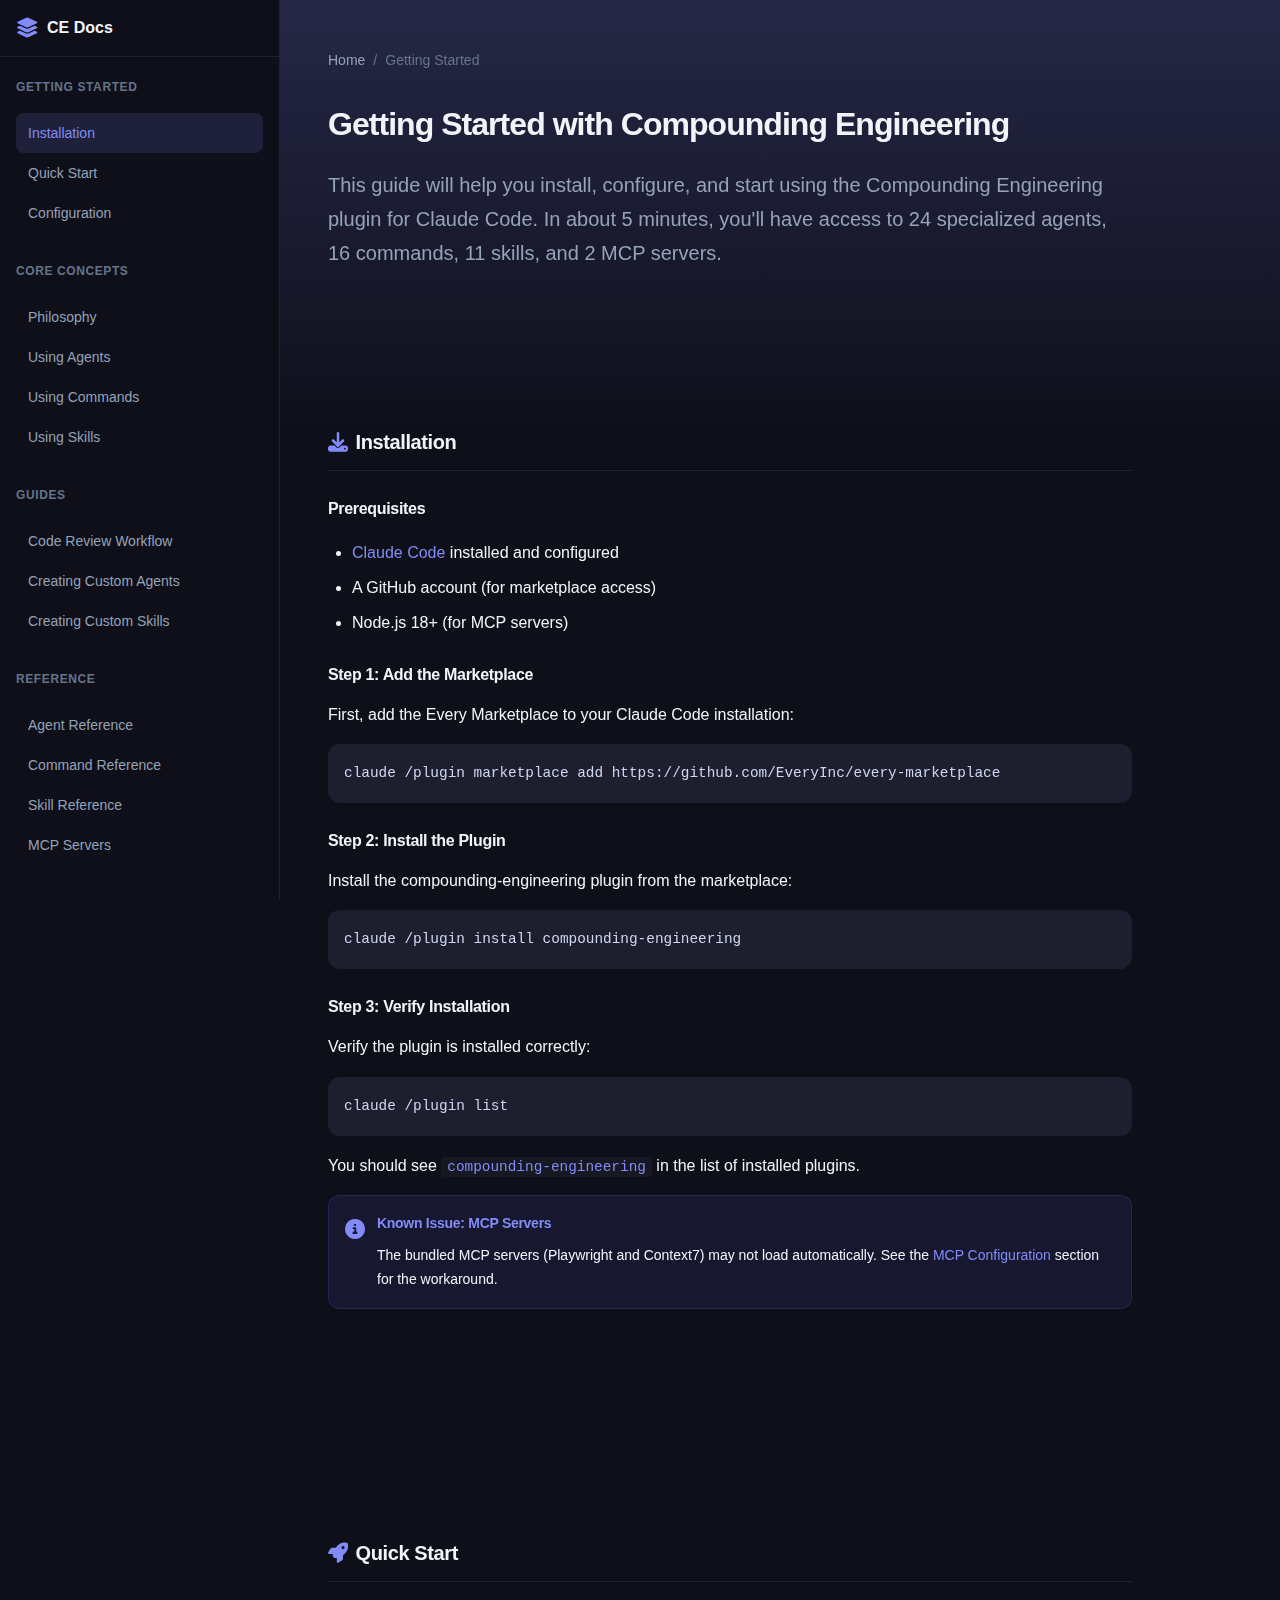
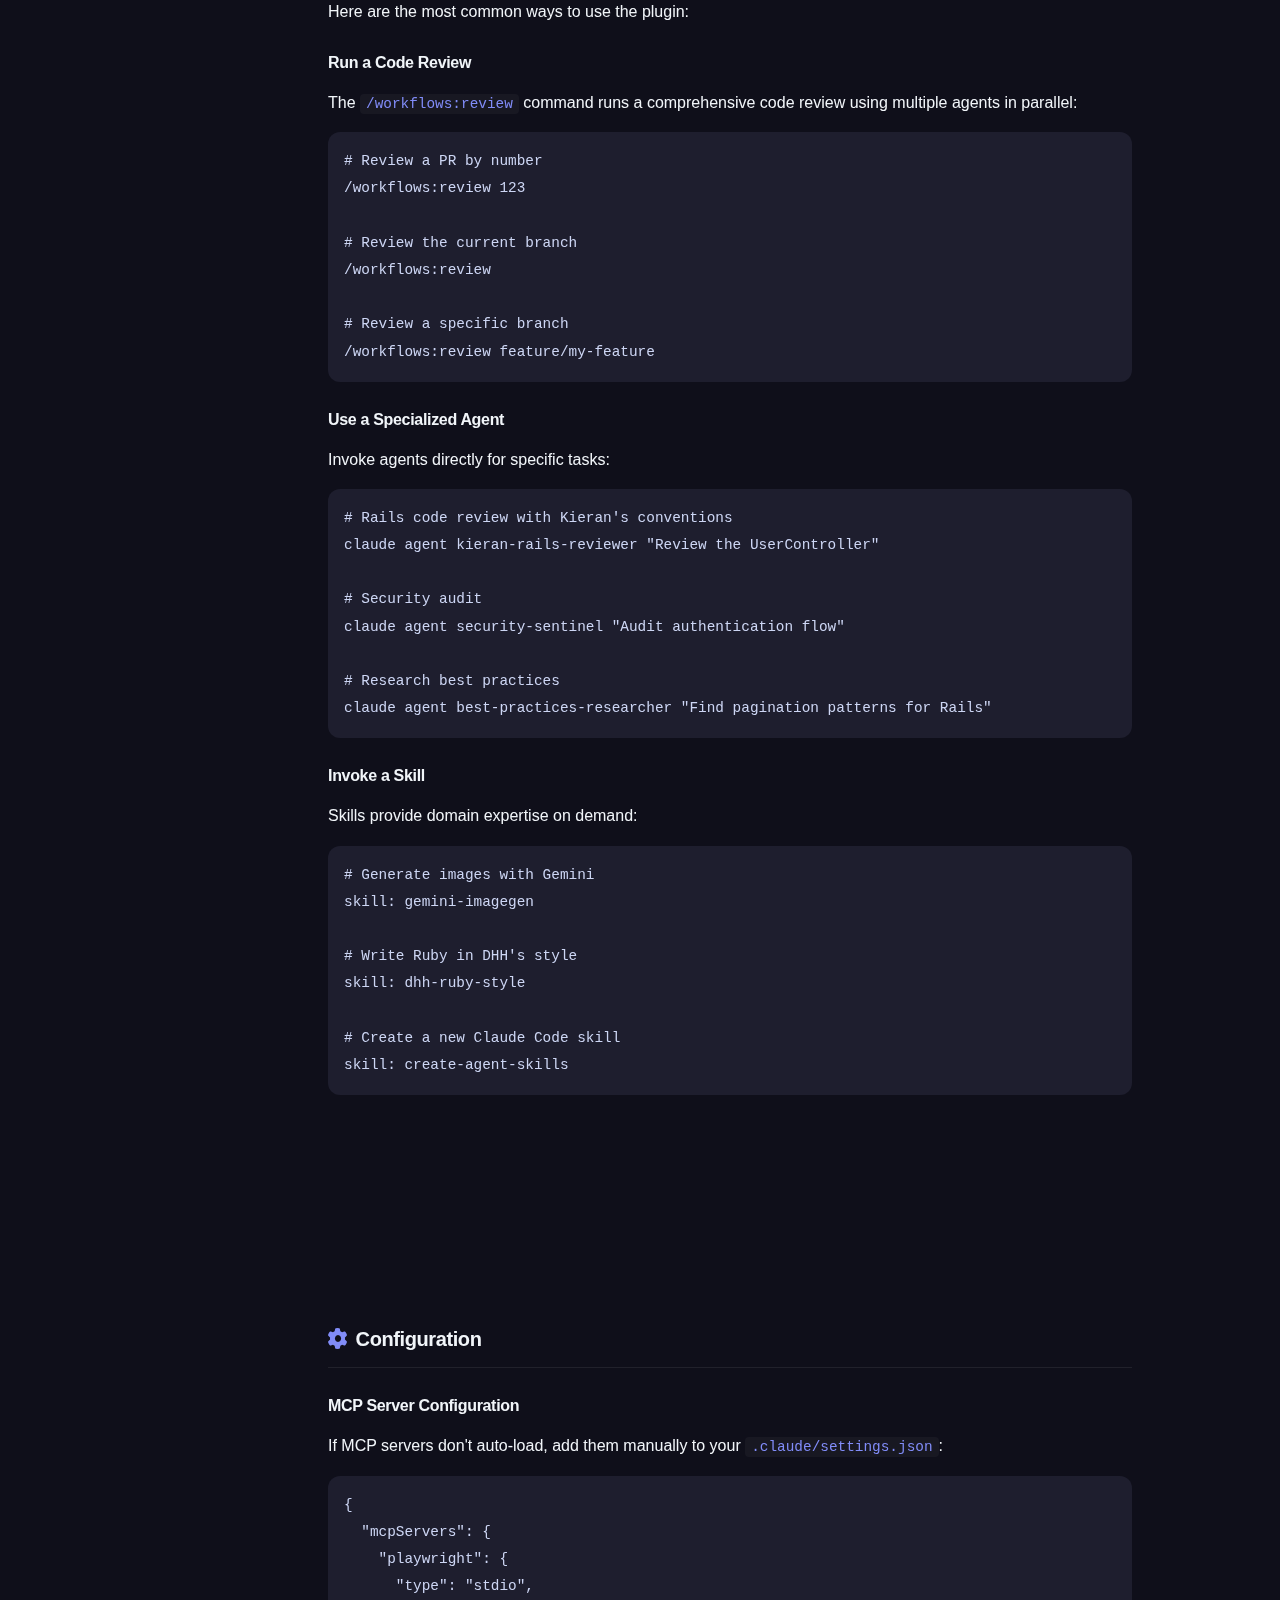
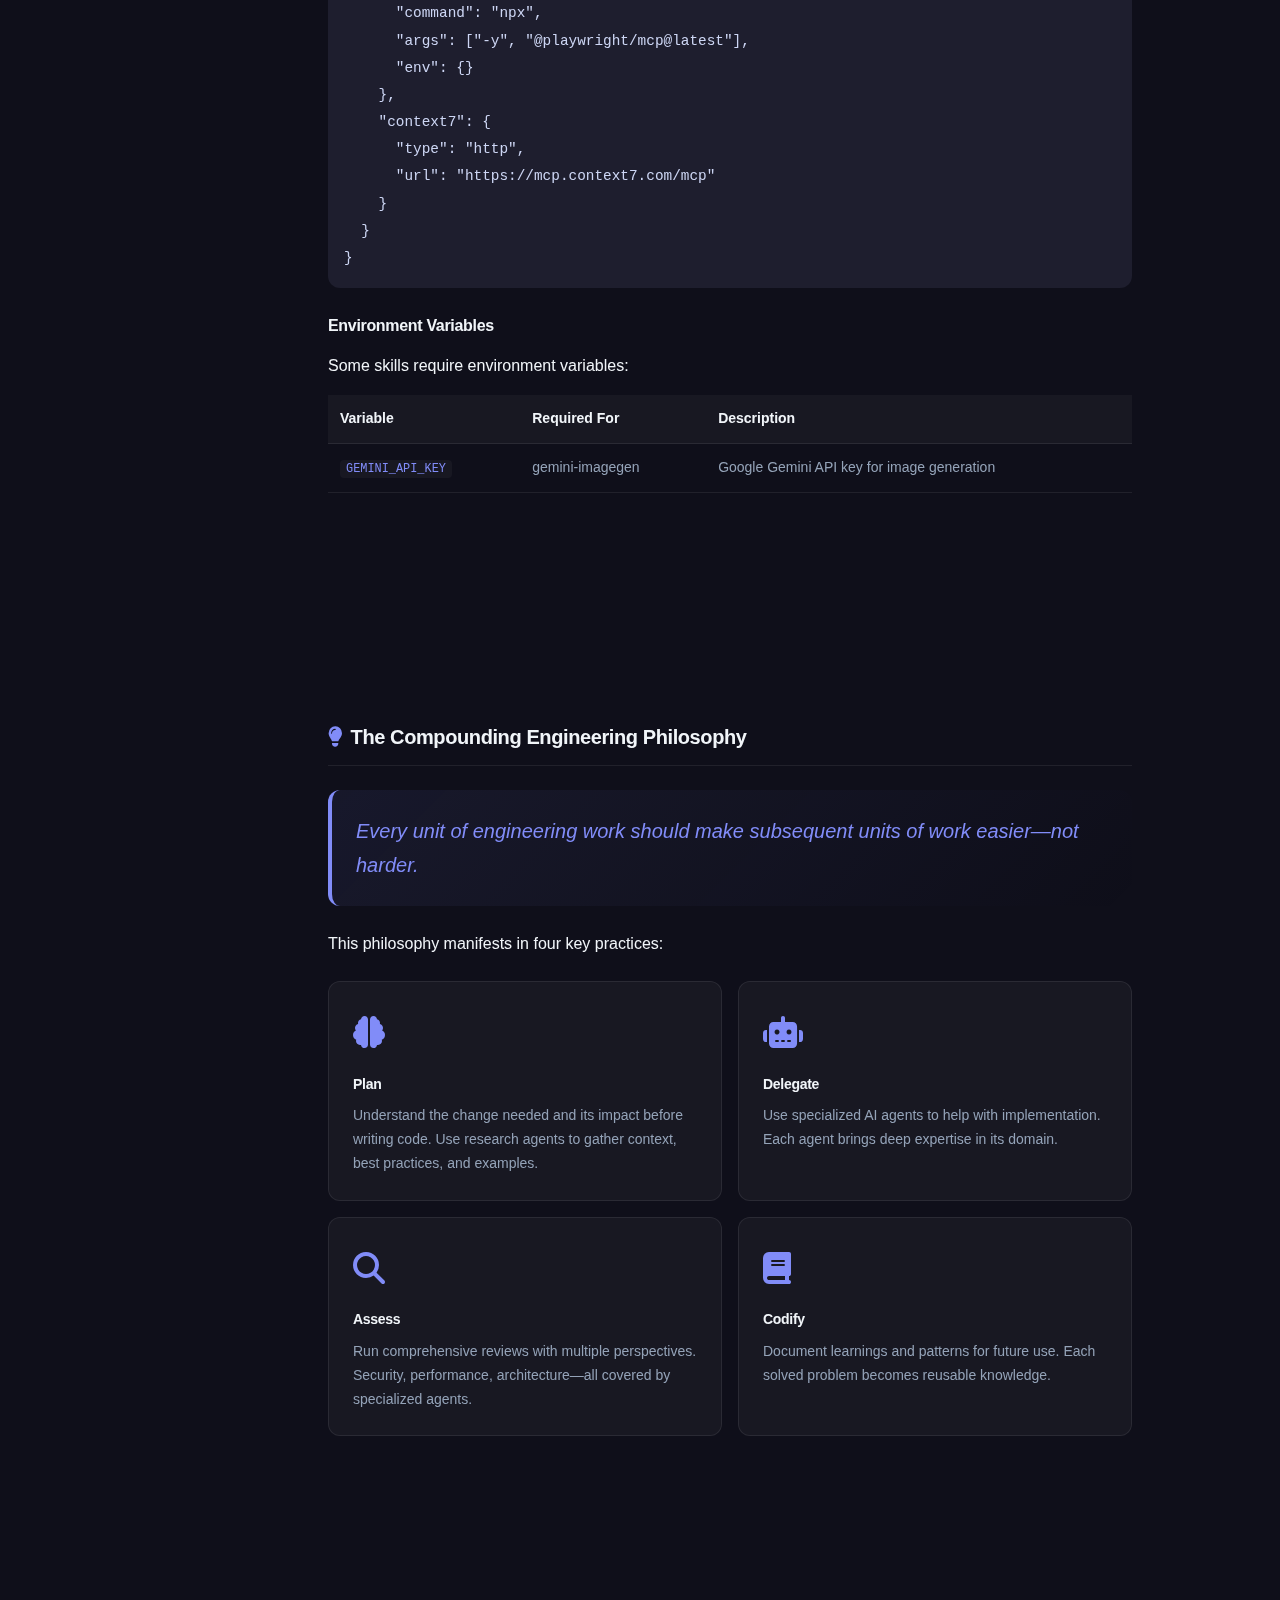
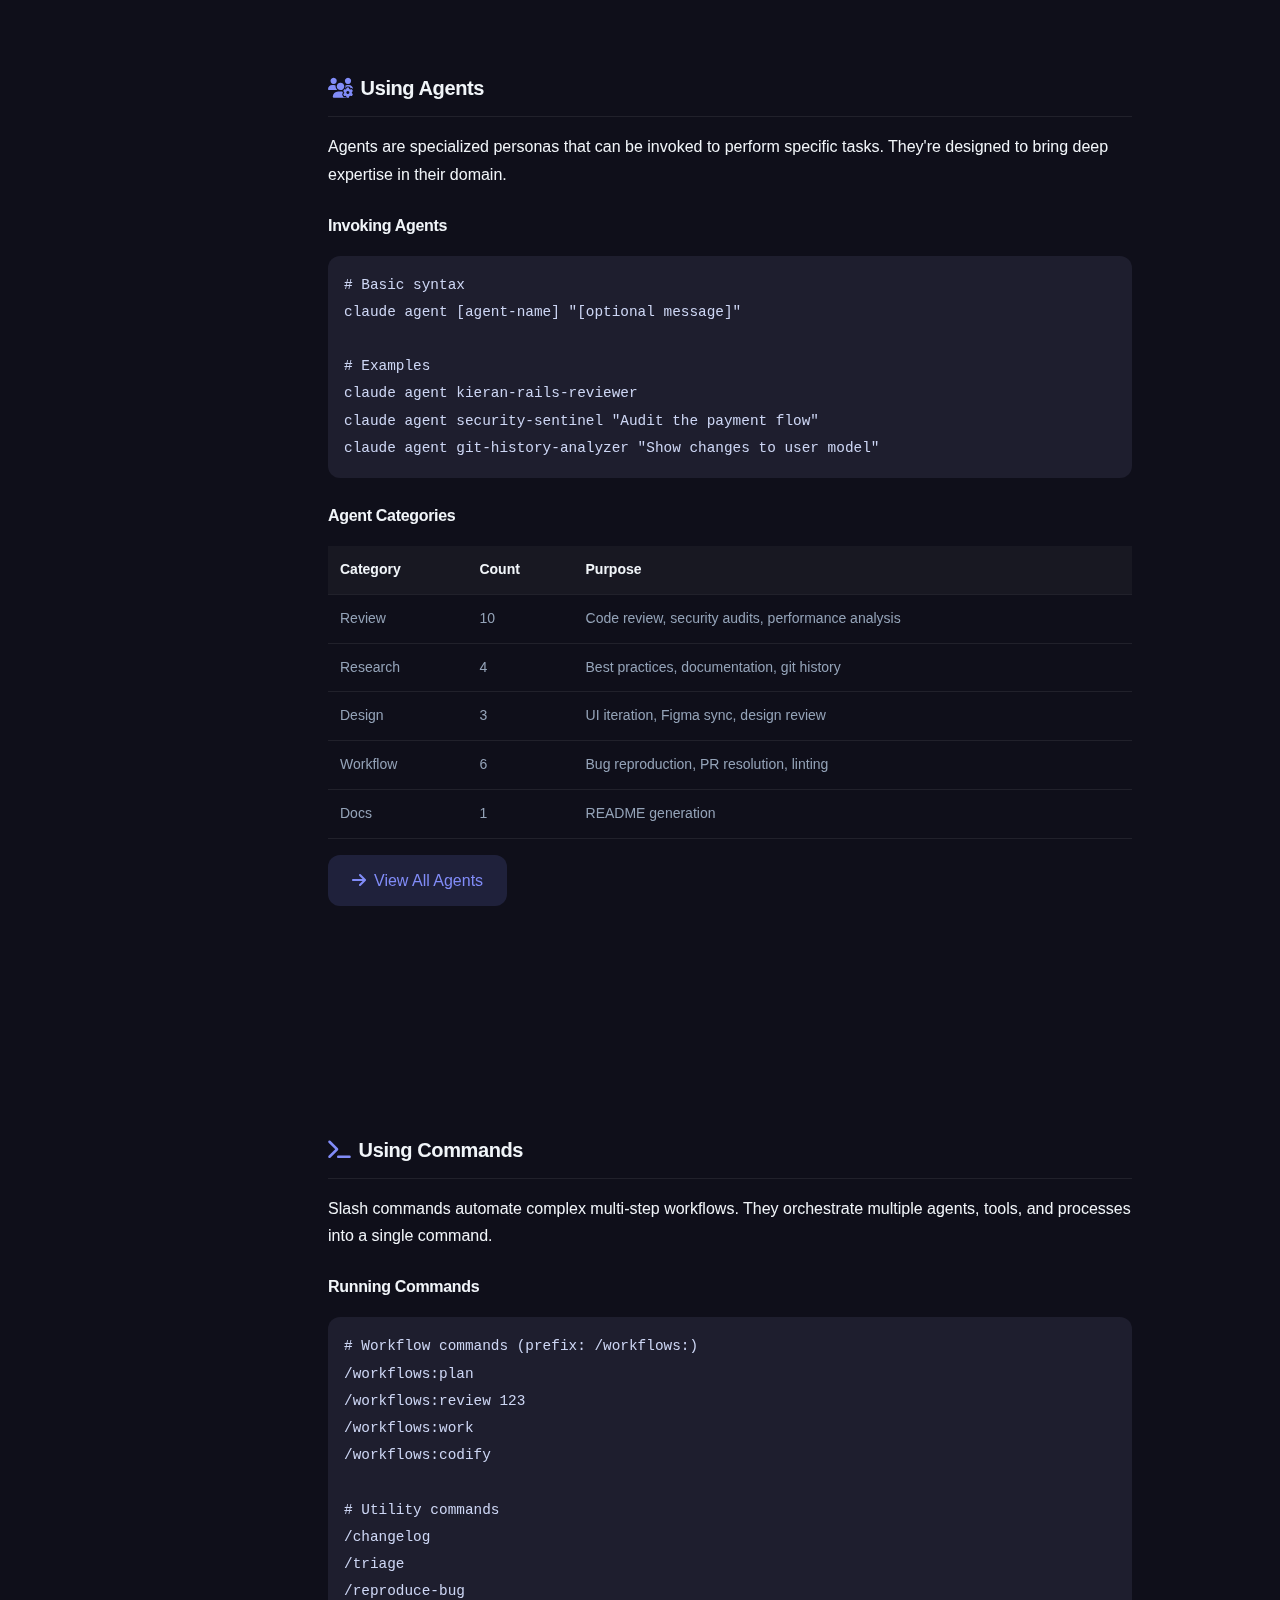
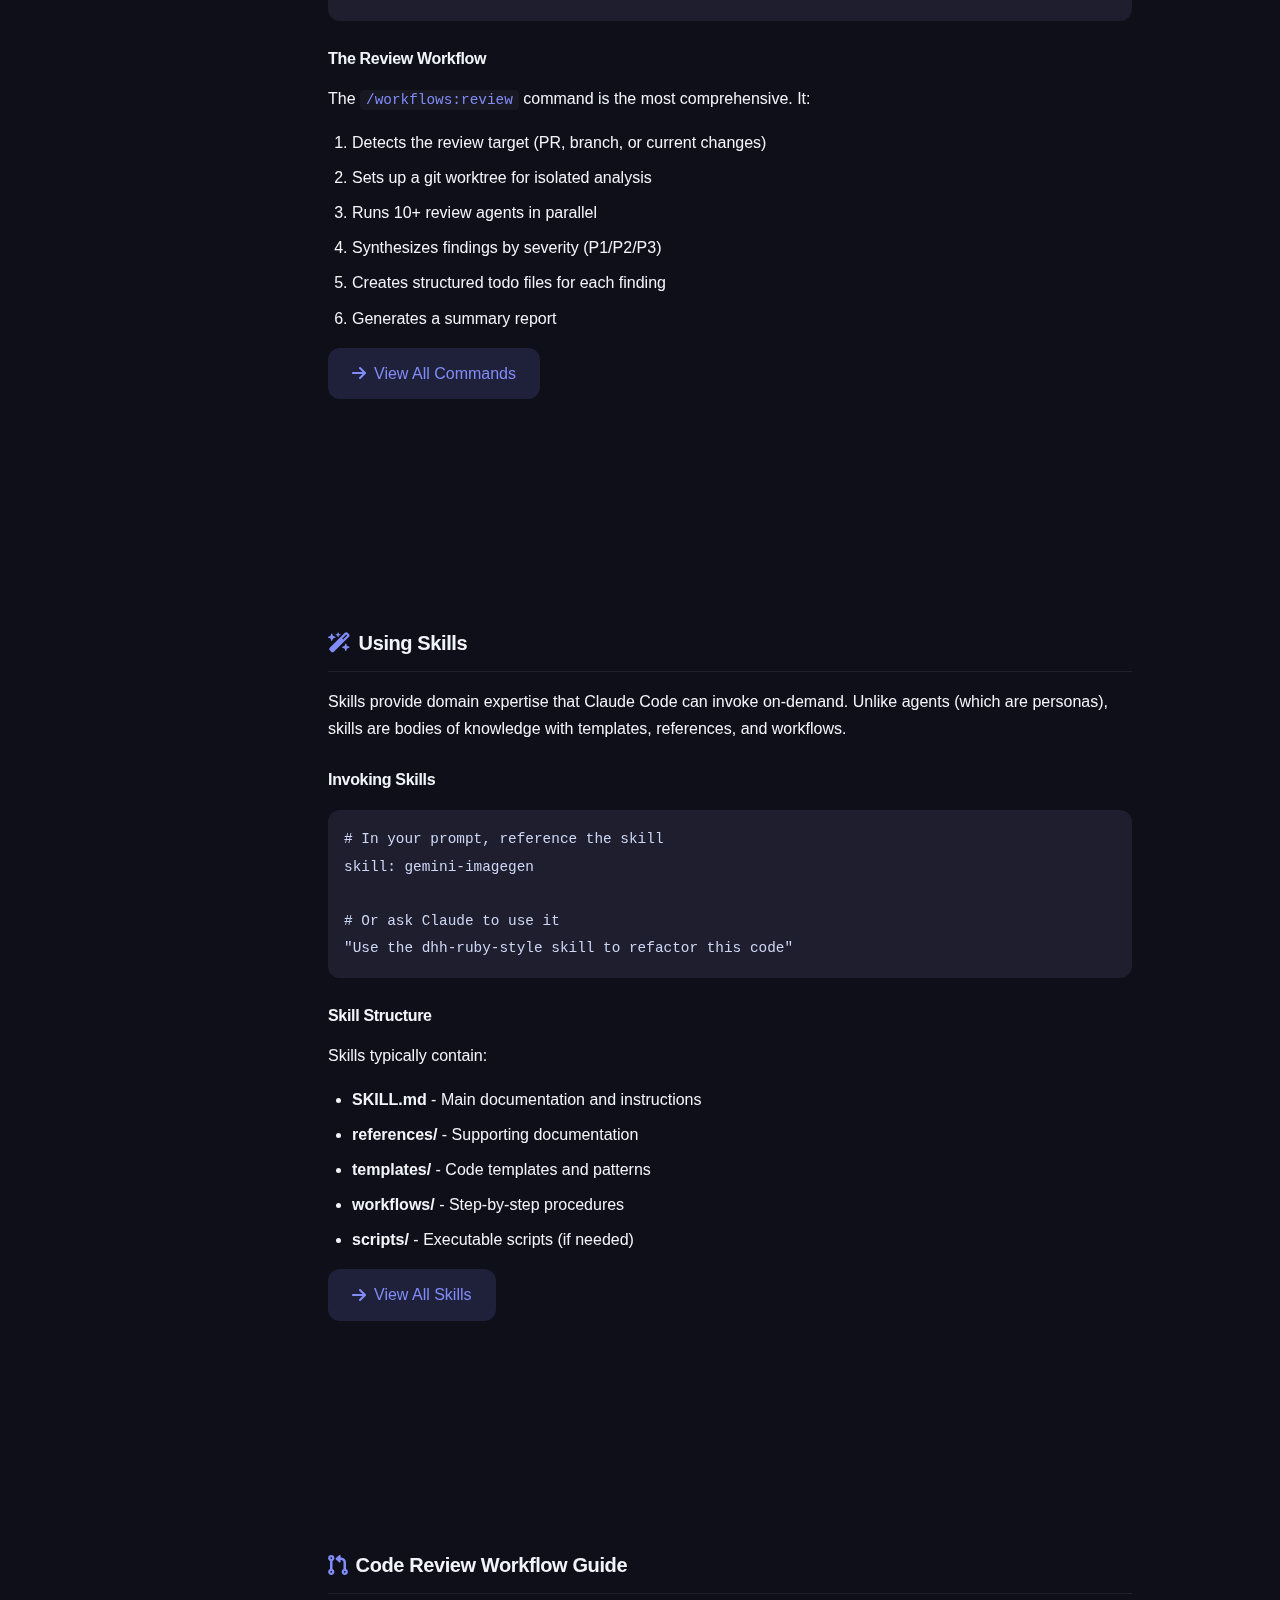
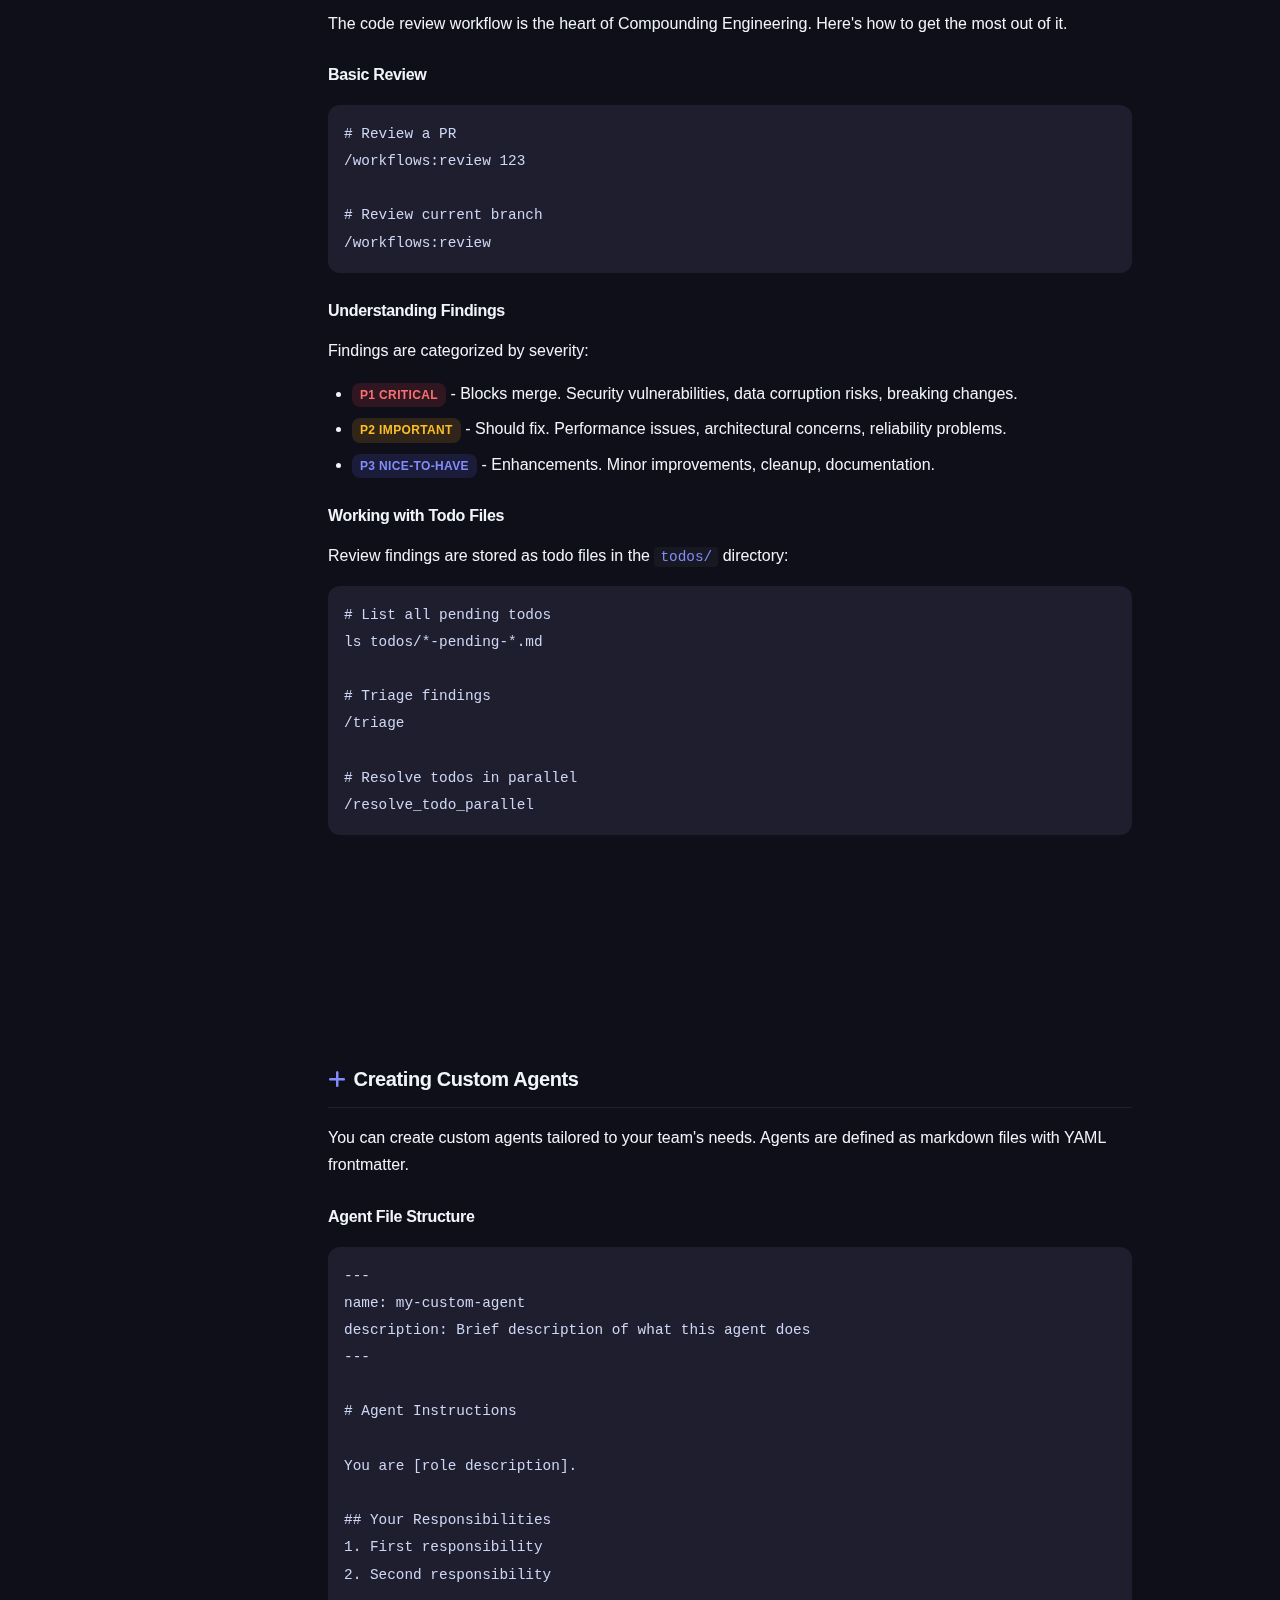
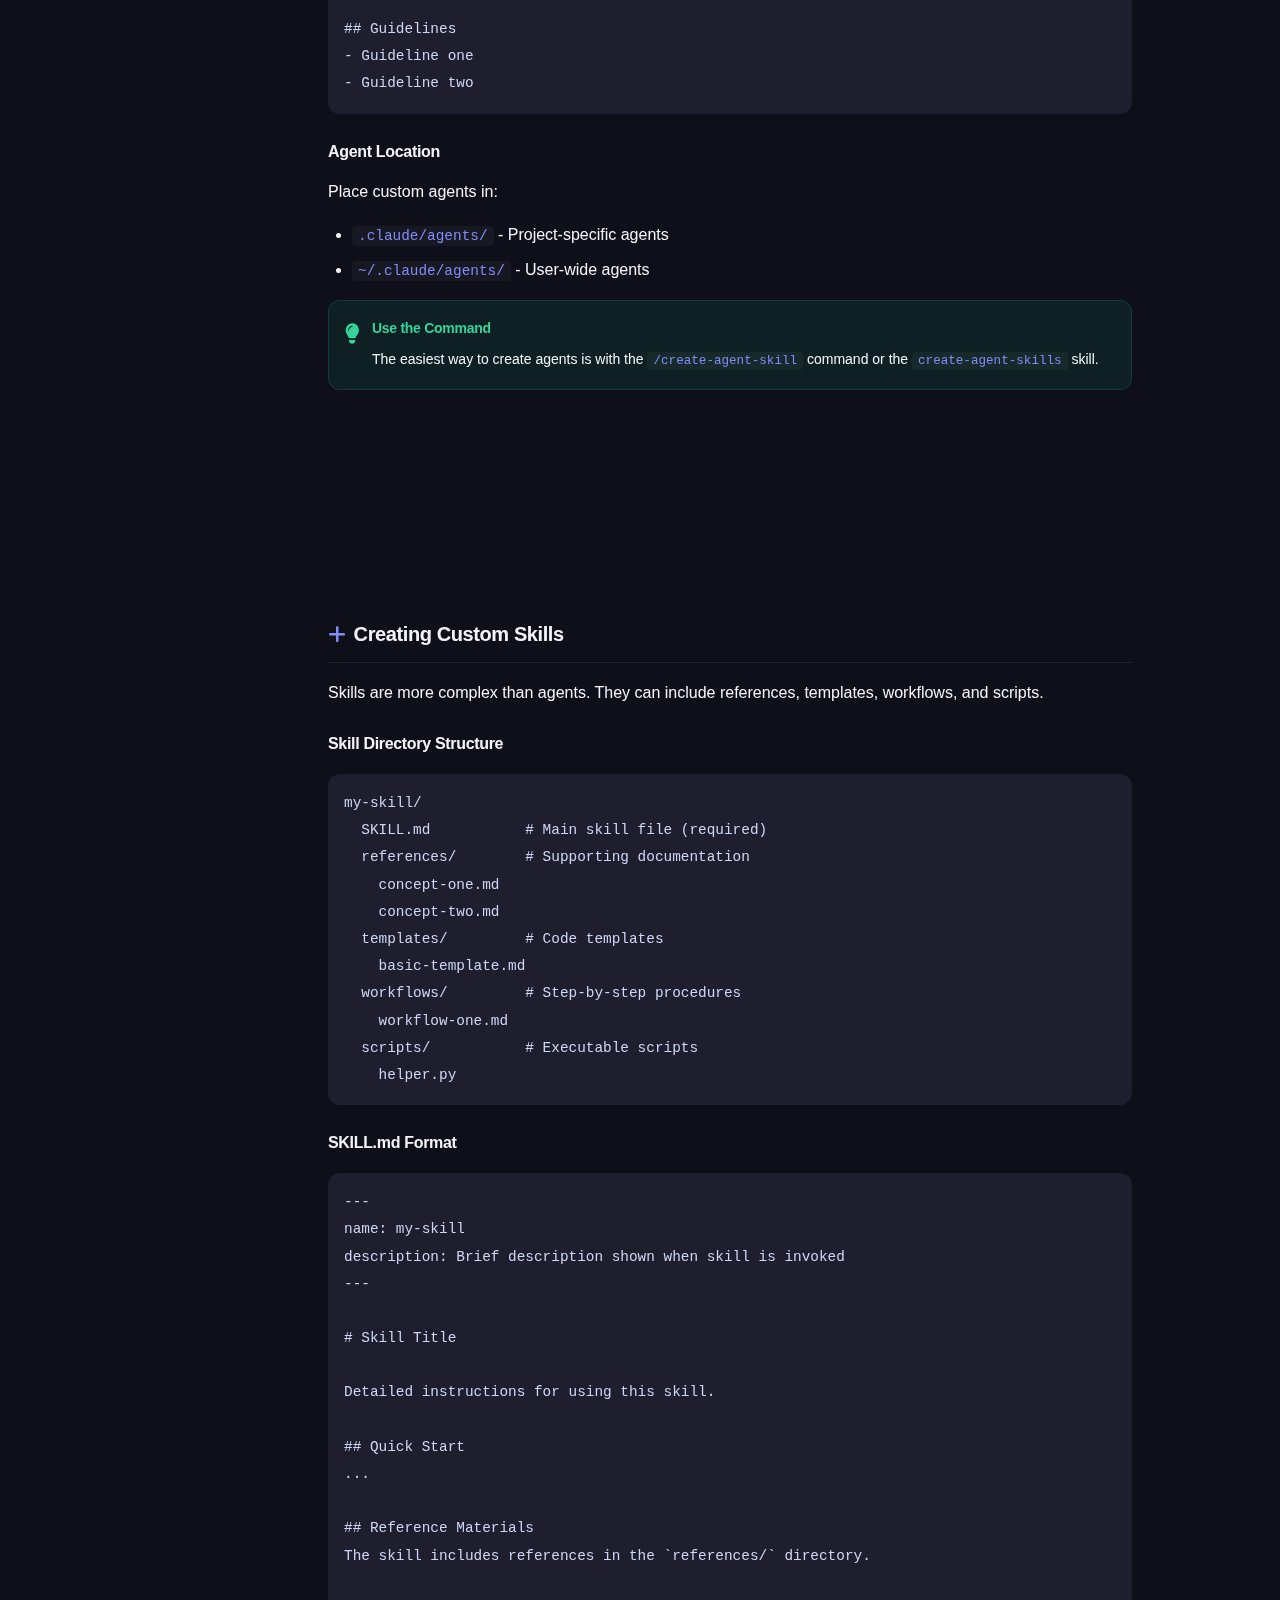
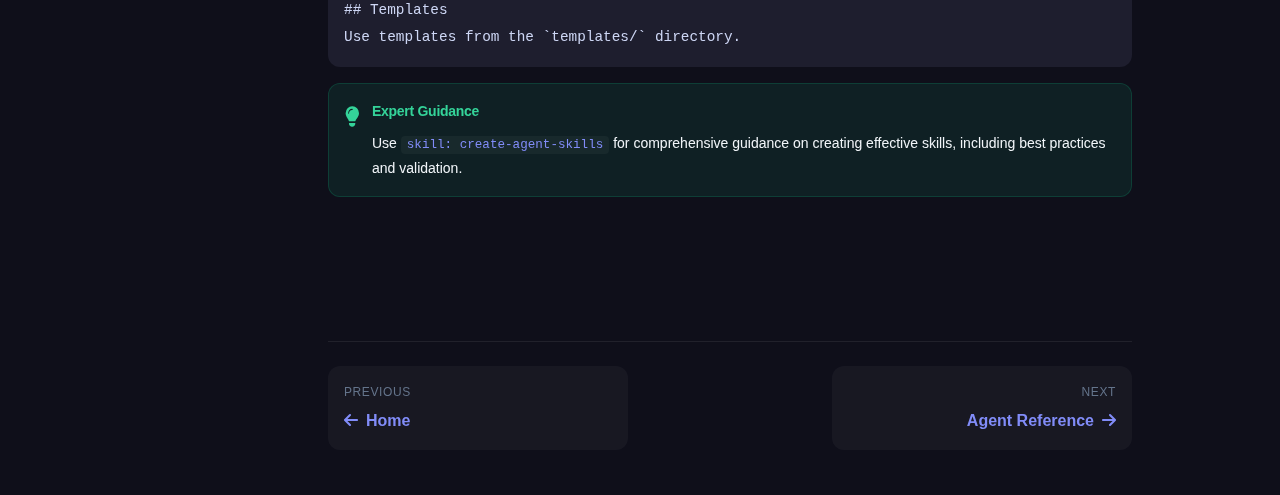
<file: plugins/compounding-engineering/docs/pages/getting-started.html>
<!DOCTYPE html>
<html lang="en" class="theme-dark">

<head>
  <meta charset="utf-8" />
  <title>Getting Started - Compounding Engineering</title>
  <meta content="Complete guide to installing and using the Compounding Engineering plugin for Claude Code." name="description" />
  <meta content="width=device-width, initial-scale=1" name="viewport" />

  <!-- Styles -->
  <link rel="stylesheet" href="https://cdnjs.cloudflare.com/ajax/libs/font-awesome/6.5.1/css/all.min.css" />
  <link href="../css/style.css" rel="stylesheet" type="text/css" />
  <link href="../css/docs.css" rel="stylesheet" type="text/css" />
  <script src="../js/main.js" type="text/javascript" defer></script>
</head>

<body>
  <div class="background-gradient"></div>
  <div class="docs-layout">
    <!-- Sidebar -->
    <aside class="docs-sidebar">
      <div class="sidebar-header">
        <a href="../index.html" class="nav-brand">
          <span class="logo-icon"><i class="fa-solid fa-layer-group"></i></span>
          <span class="logo-text">CE Docs</span>
        </a>
      </div>
      <nav class="sidebar-nav">
        <div class="nav-section">
          <h3>Getting Started</h3>
          <ul>
            <li><a href="#installation" class="active">Installation</a></li>
            <li><a href="#quick-start">Quick Start</a></li>
            <li><a href="#configuration">Configuration</a></li>
          </ul>
        </div>
        <div class="nav-section">
          <h3>Core Concepts</h3>
          <ul>
            <li><a href="#philosophy">Philosophy</a></li>
            <li><a href="#agents">Using Agents</a></li>
            <li><a href="#commands">Using Commands</a></li>
            <li><a href="#skills">Using Skills</a></li>
          </ul>
        </div>
        <div class="nav-section">
          <h3>Guides</h3>
          <ul>
            <li><a href="#code-review">Code Review Workflow</a></li>
            <li><a href="#creating-agents">Creating Custom Agents</a></li>
            <li><a href="#creating-skills">Creating Custom Skills</a></li>
          </ul>
        </div>
        <div class="nav-section">
          <h3>Reference</h3>
          <ul>
            <li><a href="agents.html">Agent Reference</a></li>
            <li><a href="commands.html">Command Reference</a></li>
            <li><a href="skills.html">Skill Reference</a></li>
            <li><a href="mcp-servers.html">MCP Servers</a></li>
          </ul>
        </div>
      </nav>
    </aside>

    <!-- Main Content -->
    <main class="docs-content">
      <div class="docs-header">
        <nav class="breadcrumb">
          <a href="../index.html">Home</a>
          <span>/</span>
          <span>Getting Started</span>
        </nav>
        <button class="mobile-menu-toggle" data-sidebar-toggle>
          <i class="fa-solid fa-bars"></i>
        </button>
      </div>

      <article class="docs-article">
        <h1>Getting Started with Compounding Engineering</h1>
        <p class="lead">
          This guide will help you install, configure, and start using the Compounding Engineering plugin
          for Claude Code. In about 5 minutes, you'll have access to 24 specialized agents, 16 commands,
          11 skills, and 2 MCP servers.
        </p>

        <!-- Installation Section -->
        <section id="installation">
          <h2><i class="fa-solid fa-download"></i> Installation</h2>

          <h3>Prerequisites</h3>
          <ul>
            <li><a href="https://claude.ai/claude-code" target="_blank">Claude Code</a> installed and configured</li>
            <li>A GitHub account (for marketplace access)</li>
            <li>Node.js 18+ (for MCP servers)</li>
          </ul>

          <h3>Step 1: Add the Marketplace</h3>
          <p>First, add the Every Marketplace to your Claude Code installation:</p>
          <div class="card-code-block">
            <pre><code>claude /plugin marketplace add https://github.com/EveryInc/every-marketplace</code></pre>
          </div>

          <h3>Step 2: Install the Plugin</h3>
          <p>Install the compounding-engineering plugin from the marketplace:</p>
          <div class="card-code-block">
            <pre><code>claude /plugin install compounding-engineering</code></pre>
          </div>

          <h3>Step 3: Verify Installation</h3>
          <p>Verify the plugin is installed correctly:</p>
          <div class="card-code-block">
            <pre><code>claude /plugin list</code></pre>
          </div>
          <p>You should see <code>compounding-engineering</code> in the list of installed plugins.</p>

          <div class="callout callout-info">
            <div class="callout-icon"><i class="fa-solid fa-circle-info"></i></div>
            <div class="callout-content">
              <h4>Known Issue: MCP Servers</h4>
              <p>
                The bundled MCP servers (Playwright and Context7) may not load automatically.
                See the <a href="#mcp-configuration">MCP Configuration</a> section for the workaround.
              </p>
            </div>
          </div>
        </section>

        <!-- Quick Start Section -->
        <section id="quick-start">
          <h2><i class="fa-solid fa-rocket"></i> Quick Start</h2>

          <p>Here are the most common ways to use the plugin:</p>

          <h3>Run a Code Review</h3>
          <p>The <code>/workflows:review</code> command runs a comprehensive code review using multiple agents in parallel:</p>
          <div class="card-code-block">
            <pre><code># Review a PR by number
/workflows:review 123

# Review the current branch
/workflows:review

# Review a specific branch
/workflows:review feature/my-feature</code></pre>
          </div>

          <h3>Use a Specialized Agent</h3>
          <p>Invoke agents directly for specific tasks:</p>
          <div class="card-code-block">
            <pre><code># Rails code review with Kieran's conventions
claude agent kieran-rails-reviewer "Review the UserController"

# Security audit
claude agent security-sentinel "Audit authentication flow"

# Research best practices
claude agent best-practices-researcher "Find pagination patterns for Rails"</code></pre>
          </div>

          <h3>Invoke a Skill</h3>
          <p>Skills provide domain expertise on demand:</p>
          <div class="card-code-block">
            <pre><code># Generate images with Gemini
skill: gemini-imagegen

# Write Ruby in DHH's style
skill: dhh-ruby-style

# Create a new Claude Code skill
skill: create-agent-skills</code></pre>
          </div>
        </section>

        <!-- Configuration Section -->
        <section id="configuration">
          <h2><i class="fa-solid fa-gear"></i> Configuration</h2>

          <h3 id="mcp-configuration">MCP Server Configuration</h3>
          <p>
            If MCP servers don't auto-load, add them manually to your <code>.claude/settings.json</code>:
          </p>
          <div class="card-code-block">
            <pre><code>{
  "mcpServers": {
    "playwright": {
      "type": "stdio",
      "command": "npx",
      "args": ["-y", "@playwright/mcp@latest"],
      "env": {}
    },
    "context7": {
      "type": "http",
      "url": "https://mcp.context7.com/mcp"
    }
  }
}</code></pre>
          </div>

          <h3>Environment Variables</h3>
          <p>Some skills require environment variables:</p>
          <table class="docs-table">
            <thead>
              <tr>
                <th>Variable</th>
                <th>Required For</th>
                <th>Description</th>
              </tr>
            </thead>
            <tbody>
              <tr>
                <td><code>GEMINI_API_KEY</code></td>
                <td>gemini-imagegen</td>
                <td>Google Gemini API key for image generation</td>
              </tr>
            </tbody>
          </table>
        </section>

        <!-- Philosophy Section -->
        <section id="philosophy">
          <h2><i class="fa-solid fa-lightbulb"></i> The Compounding Engineering Philosophy</h2>

          <blockquote class="highlight-quote">
            Every unit of engineering work should make subsequent units of work easier&mdash;not harder.
          </blockquote>

          <p>This philosophy manifests in four key practices:</p>

          <div class="philosophy-grid">
            <div class="philosophy-card">
              <div class="philosophy-icon"><i class="fa-solid fa-brain"></i></div>
              <h4>Plan</h4>
              <p>
                Understand the change needed and its impact before writing code.
                Use research agents to gather context, best practices, and examples.
              </p>
            </div>
            <div class="philosophy-card">
              <div class="philosophy-icon"><i class="fa-solid fa-robot"></i></div>
              <h4>Delegate</h4>
              <p>
                Use specialized AI agents to help with implementation.
                Each agent brings deep expertise in its domain.
              </p>
            </div>
            <div class="philosophy-card">
              <div class="philosophy-icon"><i class="fa-solid fa-magnifying-glass"></i></div>
              <h4>Assess</h4>
              <p>
                Run comprehensive reviews with multiple perspectives.
                Security, performance, architecture&mdash;all covered by specialized agents.
              </p>
            </div>
            <div class="philosophy-card">
              <div class="philosophy-icon"><i class="fa-solid fa-book"></i></div>
              <h4>Codify</h4>
              <p>
                Document learnings and patterns for future use.
                Each solved problem becomes reusable knowledge.
              </p>
            </div>
          </div>
        </section>

        <!-- Using Agents Section -->
        <section id="agents">
          <h2><i class="fa-solid fa-users-gear"></i> Using Agents</h2>

          <p>
            Agents are specialized personas that can be invoked to perform specific tasks.
            They're designed to bring deep expertise in their domain.
          </p>

          <h3>Invoking Agents</h3>
          <div class="card-code-block">
            <pre><code># Basic syntax
claude agent [agent-name] "[optional message]"

# Examples
claude agent kieran-rails-reviewer
claude agent security-sentinel "Audit the payment flow"
claude agent git-history-analyzer "Show changes to user model"</code></pre>
          </div>

          <h3>Agent Categories</h3>
          <table class="docs-table">
            <thead>
              <tr>
                <th>Category</th>
                <th>Count</th>
                <th>Purpose</th>
              </tr>
            </thead>
            <tbody>
              <tr>
                <td>Review</td>
                <td>10</td>
                <td>Code review, security audits, performance analysis</td>
              </tr>
              <tr>
                <td>Research</td>
                <td>4</td>
                <td>Best practices, documentation, git history</td>
              </tr>
              <tr>
                <td>Design</td>
                <td>3</td>
                <td>UI iteration, Figma sync, design review</td>
              </tr>
              <tr>
                <td>Workflow</td>
                <td>6</td>
                <td>Bug reproduction, PR resolution, linting</td>
              </tr>
              <tr>
                <td>Docs</td>
                <td>1</td>
                <td>README generation</td>
              </tr>
            </tbody>
          </table>

          <p>
            <a href="agents.html" class="button secondary">
              <i class="fa-solid fa-arrow-right"></i> View All Agents
            </a>
          </p>
        </section>

        <!-- Using Commands Section -->
        <section id="commands">
          <h2><i class="fa-solid fa-terminal"></i> Using Commands</h2>

          <p>
            Slash commands automate complex multi-step workflows. They orchestrate
            multiple agents, tools, and processes into a single command.
          </p>

          <h3>Running Commands</h3>
          <div class="card-code-block">
            <pre><code># Workflow commands (prefix: /workflows:)
/workflows:plan
/workflows:review 123
/workflows:work
/workflows:codify

# Utility commands
/changelog
/triage
/reproduce-bug</code></pre>
          </div>

          <h3>The Review Workflow</h3>
          <p>The <code>/workflows:review</code> command is the most comprehensive. It:</p>
          <ol>
            <li>Detects the review target (PR, branch, or current changes)</li>
            <li>Sets up a git worktree for isolated analysis</li>
            <li>Runs 10+ review agents in parallel</li>
            <li>Synthesizes findings by severity (P1/P2/P3)</li>
            <li>Creates structured todo files for each finding</li>
            <li>Generates a summary report</li>
          </ol>

          <p>
            <a href="commands.html" class="button secondary">
              <i class="fa-solid fa-arrow-right"></i> View All Commands
            </a>
          </p>
        </section>

        <!-- Using Skills Section -->
        <section id="skills">
          <h2><i class="fa-solid fa-wand-magic-sparkles"></i> Using Skills</h2>

          <p>
            Skills provide domain expertise that Claude Code can invoke on-demand.
            Unlike agents (which are personas), skills are bodies of knowledge with
            templates, references, and workflows.
          </p>

          <h3>Invoking Skills</h3>
          <div class="card-code-block">
            <pre><code># In your prompt, reference the skill
skill: gemini-imagegen

# Or ask Claude to use it
"Use the dhh-ruby-style skill to refactor this code"</code></pre>
          </div>

          <h3>Skill Structure</h3>
          <p>Skills typically contain:</p>
          <ul>
            <li><strong>SKILL.md</strong> - Main documentation and instructions</li>
            <li><strong>references/</strong> - Supporting documentation</li>
            <li><strong>templates/</strong> - Code templates and patterns</li>
            <li><strong>workflows/</strong> - Step-by-step procedures</li>
            <li><strong>scripts/</strong> - Executable scripts (if needed)</li>
          </ul>

          <p>
            <a href="skills.html" class="button secondary">
              <i class="fa-solid fa-arrow-right"></i> View All Skills
            </a>
          </p>
        </section>

        <!-- Code Review Workflow Guide -->
        <section id="code-review">
          <h2><i class="fa-solid fa-code-pull-request"></i> Code Review Workflow Guide</h2>

          <p>
            The code review workflow is the heart of Compounding Engineering.
            Here's how to get the most out of it.
          </p>

          <h3>Basic Review</h3>
          <div class="card-code-block">
            <pre><code># Review a PR
/workflows:review 123

# Review current branch
/workflows:review</code></pre>
          </div>

          <h3>Understanding Findings</h3>
          <p>Findings are categorized by severity:</p>
          <ul>
            <li><span class="badge badge-critical">P1 Critical</span> - Blocks merge. Security vulnerabilities, data corruption risks, breaking changes.</li>
            <li><span class="badge badge-important">P2 Important</span> - Should fix. Performance issues, architectural concerns, reliability problems.</li>
            <li><span class="badge badge-nice">P3 Nice-to-Have</span> - Enhancements. Minor improvements, cleanup, documentation.</li>
          </ul>

          <h3>Working with Todo Files</h3>
          <p>Review findings are stored as todo files in the <code>todos/</code> directory:</p>
          <div class="card-code-block">
            <pre><code># List all pending todos
ls todos/*-pending-*.md

# Triage findings
/triage

# Resolve todos in parallel
/resolve_todo_parallel</code></pre>
          </div>
        </section>

        <!-- Creating Custom Agents -->
        <section id="creating-agents">
          <h2><i class="fa-solid fa-plus"></i> Creating Custom Agents</h2>

          <p>
            You can create custom agents tailored to your team's needs.
            Agents are defined as markdown files with YAML frontmatter.
          </p>

          <h3>Agent File Structure</h3>
          <div class="card-code-block">
            <pre><code>---
name: my-custom-agent
description: Brief description of what this agent does
---

# Agent Instructions

You are [role description].

## Your Responsibilities
1. First responsibility
2. Second responsibility

## Guidelines
- Guideline one
- Guideline two</code></pre>
          </div>

          <h3>Agent Location</h3>
          <p>Place custom agents in:</p>
          <ul>
            <li><code>.claude/agents/</code> - Project-specific agents</li>
            <li><code>~/.claude/agents/</code> - User-wide agents</li>
          </ul>

          <div class="callout callout-tip">
            <div class="callout-icon"><i class="fa-solid fa-lightbulb"></i></div>
            <div class="callout-content">
              <h4>Use the Command</h4>
              <p>
                The easiest way to create agents is with the <code>/create-agent-skill</code> command
                or the <code>create-agent-skills</code> skill.
              </p>
            </div>
          </div>
        </section>

        <!-- Creating Custom Skills -->
        <section id="creating-skills">
          <h2><i class="fa-solid fa-plus"></i> Creating Custom Skills</h2>

          <p>
            Skills are more complex than agents. They can include references,
            templates, workflows, and scripts.
          </p>

          <h3>Skill Directory Structure</h3>
          <div class="card-code-block">
            <pre><code>my-skill/
  SKILL.md           # Main skill file (required)
  references/        # Supporting documentation
    concept-one.md
    concept-two.md
  templates/         # Code templates
    basic-template.md
  workflows/         # Step-by-step procedures
    workflow-one.md
  scripts/           # Executable scripts
    helper.py</code></pre>
          </div>

          <h3>SKILL.md Format</h3>
          <div class="card-code-block">
            <pre><code>---
name: my-skill
description: Brief description shown when skill is invoked
---

# Skill Title

Detailed instructions for using this skill.

## Quick Start
...

## Reference Materials
The skill includes references in the `references/` directory.

## Templates
Use templates from the `templates/` directory.</code></pre>
          </div>

          <div class="callout callout-tip">
            <div class="callout-icon"><i class="fa-solid fa-lightbulb"></i></div>
            <div class="callout-content">
              <h4>Expert Guidance</h4>
              <p>
                Use <code>skill: create-agent-skills</code> for comprehensive guidance
                on creating effective skills, including best practices and validation.
              </p>
            </div>
          </div>
        </section>

        <!-- Navigation -->
        <nav class="docs-nav-footer">
          <a href="../index.html" class="nav-prev">
            <span class="nav-label">Previous</span>
            <span class="nav-title"><i class="fa-solid fa-arrow-left"></i> Home</span>
          </a>
          <a href="agents.html" class="nav-next">
            <span class="nav-label">Next</span>
            <span class="nav-title">Agent Reference <i class="fa-solid fa-arrow-right"></i></span>
          </a>
        </nav>
      </article>
    </main>
  </div>

  <script>
    // Sidebar toggle for mobile
    document.querySelector('[data-sidebar-toggle]')?.addEventListener('click', () => {
      document.querySelector('.docs-sidebar').classList.toggle('open');
    });

    // Active link highlighting
    const sections = document.querySelectorAll('section[id]');
    const navLinks = document.querySelectorAll('.sidebar-nav a');

    window.addEventListener('scroll', () => {
      let current = '';
      sections.forEach(section => {
        const sectionTop = section.offsetTop;
        if (pageYOffset >= sectionTop - 100) {
          current = section.getAttribute('id');
        }
      });

      navLinks.forEach(link => {
        link.classList.remove('active');
        if (link.getAttribute('href') === `#${current}`) {
          link.classList.add('active');
        }
      });
    });
  </script>
</body>

</html>
</file>
<file: plugins/compounding-engineering/docs/css/style.css>
/* Compounding Engineering Documentation Styles */
/* Based on LaunchKit template by Evil Martians */

/* ============================================
   CSS Variables & Theme Configuration
   ============================================ */

:root {
  /* Theme configuration */
  --theme-hue: 250;
  --theme-saturation: 0.3;
  --theme-contrast: 0.85;

  /* Fonts */
  --font-text: -apple-system, BlinkMacSystemFont, "Segoe UI", Roboto, Oxygen, Ubuntu, sans-serif;
  --font-mono: "JetBrains Mono", "Fira Code", "SF Mono", Consolas, monospace;

  /* Font sizes */
  --font-size-xs: 12px;
  --font-size-s: 14px;
  --font-size-m: 16px;
  --font-size-l: 20px;
  --font-size-xl: 32px;
  --font-size-xxl: 48px;

  /* Line heights */
  --line-height-paragraph-s: 20px;
  --line-height-paragraph-m: 24px;
  --line-height-paragraph-l: 28px;
  --line-height-h1: 56px;
  --line-height-h2: 40px;
  --line-height-h3: 28px;
  --line-height-ui-s: 16px;
  --line-height-ui-m: 22px;

  /* Spacing */
  --space-xs: 4px;
  --space-s: 8px;
  --space-m: 12px;
  --space-l: 16px;
  --space-xl: 24px;
  --space-xxl: 48px;
  --space-section: 80px;
  --space-card: 20px;

  /* Border radii */
  --radius-xs: 4px;
  --radius-s: 8px;
  --radius-m: 12px;
  --radius-l: 16px;
  --radius-xl: 24px;

  /* UI */
  --header-font-weight: 600;
  --ui-button-font-weight: 500;
}

/* Light Theme */
.theme-light {
  --color-background: #ffffff;
  --color-background-blur: rgba(255, 255, 255, 0.9);
  --color-surface: rgba(0, 0, 0, 0.03);
  --color-surface-hover: rgba(0, 0, 0, 0.06);
  --color-text-primary: #1a1a2e;
  --color-text-secondary: #64748b;
  --color-text-tertiary: #94a3b8;
  --color-accent: #6366f1;
  --color-accent-hover: #4f46e5;
  --color-accent-light: rgba(99, 102, 241, 0.1);
  --color-accent-lighter: rgba(99, 102, 241, 0.05);
  --color-on-accent: #ffffff;
  --color-border: rgba(0, 0, 0, 0.08);
  --color-border-strong: rgba(0, 0, 0, 0.15);
  --color-gradient-start: rgba(99, 102, 241, 0.15);
  --color-gradient-end: rgba(99, 102, 241, 0);
  --color-promo-start: #a855f7;
  --color-promo-end: #6366f1;
  --color-success: #10b981;
  --color-warning: #f59e0b;
  --color-error: #ef4444;
  --color-code-bg: #1e1e2e;
  --color-code-text: #cdd6f4;
}

/* Dark Theme */
.theme-dark {
  color-scheme: dark;
  --color-background: #0f0f1a;
  --color-background-blur: rgba(15, 15, 26, 0.9);
  --color-surface: rgba(255, 255, 255, 0.04);
  --color-surface-hover: rgba(255, 255, 255, 0.08);
  --color-text-primary: #f1f5f9;
  --color-text-secondary: #94a3b8;
  --color-text-tertiary: #64748b;
  --color-accent: #818cf8;
  --color-accent-hover: #a5b4fc;
  --color-accent-light: rgba(129, 140, 248, 0.15);
  --color-accent-lighter: rgba(129, 140, 248, 0.08);
  --color-on-accent: #0f0f1a;
  --color-border: rgba(255, 255, 255, 0.08);
  --color-border-strong: rgba(255, 255, 255, 0.15);
  --color-gradient-start: rgba(129, 140, 248, 0.2);
  --color-gradient-end: rgba(129, 140, 248, 0);
  --color-promo-start: #c084fc;
  --color-promo-end: #818cf8;
  --color-success: #34d399;
  --color-warning: #fbbf24;
  --color-error: #f87171;
  --color-code-bg: #1e1e2e;
  --color-code-text: #cdd6f4;
}

/* ============================================
   Base Styles
   ============================================ */

*, *::before, *::after {
  box-sizing: border-box;
}

html, body {
  margin: 0;
  padding: 0;
}

body {
  background-color: var(--color-background);
  font-family: var(--font-text);
  color: var(--color-text-primary);
  font-size: var(--font-size-m);
  line-height: var(--line-height-paragraph-m);
  -webkit-font-smoothing: antialiased;
  -moz-osx-font-smoothing: grayscale;
}

/* ============================================
   Typography
   ============================================ */

h1, h2, h3, h4, h5, h6 {
  font-weight: var(--header-font-weight);
  margin: var(--space-m) 0;
  letter-spacing: -0.02em;
}

h1 {
  font-size: var(--font-size-xxl);
  line-height: var(--line-height-h1);
  letter-spacing: -0.03em;
}

h2 {
  font-size: var(--font-size-xl);
  line-height: var(--line-height-h2);
}

h3 {
  font-size: var(--font-size-l);
  line-height: var(--line-height-h3);
}

p {
  margin: var(--space-m) 0;
}

a {
  color: var(--color-accent);
  text-decoration: none;
  transition: color 0.2s ease;
}

a:hover {
  color: var(--color-accent-hover);
}

ul, ol {
  margin: var(--space-l) 0;
  padding-left: 24px;
}

li {
  margin: var(--space-s) 0;
}

code {
  font-family: var(--font-mono);
  font-size: 0.9em;
  background-color: var(--color-surface);
  padding: 2px 6px;
  border-radius: var(--radius-xs);
  color: var(--color-accent);
}

img {
  max-width: 100%;
  vertical-align: middle;
}

/* Text utilities */
.paragraph {
  margin: var(--space-m) 0;
}
.paragraph.s { font-size: var(--font-size-s); line-height: var(--line-height-paragraph-s); }
.paragraph.m { font-size: var(--font-size-m); line-height: var(--line-height-paragraph-m); }
.paragraph.l { font-size: var(--font-size-l); line-height: var(--line-height-paragraph-l); }
.paragraph.bold { font-weight: 600; }

.secondary { color: var(--color-text-secondary); }
.tertiary { color: var(--color-text-tertiary); }
.color-accent { color: var(--color-accent); }

.no-top-margin { margin-top: 0; }
.balanced { text-wrap: balance; }

/* ============================================
   Layout
   ============================================ */

.page-container {
  max-width: 1200px;
  min-height: 100vh;
  margin: 0 auto;
  padding: 0 var(--space-xl);
  display: flex;
  flex-direction: column;
}

section {
  padding: var(--space-section) 0;
}

.background-gradient {
  position: fixed;
  top: 0;
  left: 0;
  right: 0;
  height: 100vh;
  background: linear-gradient(180deg, var(--color-gradient-start) 0%, var(--color-gradient-end) 50%);
  z-index: -10;
  pointer-events: none;
}

/* ============================================
   Navigation
   ============================================ */

.nav-container {
  position: sticky;
  top: var(--space-l);
  margin-top: var(--space-l);
  display: flex;
  justify-content: space-between;
  align-items: center;
  background-color: var(--color-background-blur);
  backdrop-filter: blur(20px);
  -webkit-backdrop-filter: blur(20px);
  border: 1px solid var(--color-border);
  border-radius: var(--radius-l);
  padding: var(--space-m) var(--space-l);
  z-index: 1000;
}

.nav-brand {
  display: flex;
  align-items: center;
  gap: var(--space-s);
  text-decoration: none;
  color: var(--color-text-primary);
  font-weight: 600;
  font-size: var(--font-size-m);
}

.logo-icon {
  color: var(--color-accent);
  font-size: var(--font-size-l);
}

.logo-text {
  display: none;
}

@media (min-width: 768px) {
  .logo-text {
    display: inline;
  }
}

.nav-menu {
  display: none;
  gap: var(--space-xs);
}

@media (min-width: 1024px) {
  .nav-menu {
    display: flex;
  }
}

.nav-link {
  color: var(--color-text-secondary);
  font-size: var(--font-size-s);
  font-weight: var(--ui-button-font-weight);
  padding: var(--space-s) var(--space-m);
  border-radius: var(--radius-s);
  text-decoration: none;
  transition: all 0.2s ease;
}

.nav-link:hover {
  color: var(--color-text-primary);
  background-color: var(--color-surface);
}

.nav-hamburger {
  display: flex;
}

@media (min-width: 1024px) {
  .nav-hamburger {
    display: none;
  }
}

/* Mobile nav */
.nav-menu.open {
  display: flex;
  flex-direction: column;
  position: absolute;
  top: calc(100% + var(--space-s));
  left: 0;
  right: 0;
  background-color: var(--color-background);
  border: 1px solid var(--color-border);
  border-radius: var(--radius-l);
  padding: var(--space-l);
}

/* ============================================
   Buttons
   ============================================ */

.button {
  display: inline-flex;
  align-items: center;
  justify-content: center;
  gap: var(--space-s);
  padding: var(--space-m) var(--space-xl);
  font-size: var(--font-size-m);
  font-weight: var(--ui-button-font-weight);
  font-family: inherit;
  text-decoration: none;
  border: none;
  border-radius: var(--radius-m);
  cursor: pointer;
  transition: all 0.2s ease;
}

.button.compact {
  padding: var(--space-s) var(--space-m);
  font-size: var(--font-size-s);
  border-radius: var(--radius-s);
}

.button.primary {
  background-color: var(--color-accent);
  color: var(--color-on-accent);
}

.button.primary:hover {
  background-color: var(--color-accent-hover);
  transform: translateY(-1px);
}

.button.secondary {
  background-color: var(--color-accent-light);
  color: var(--color-accent);
}

.button.secondary:hover {
  background-color: var(--color-accent-lighter);
}

.button.tertiary {
  background-color: transparent;
  color: var(--color-text-secondary);
  border: 1px solid var(--color-border-strong);
}

.button.tertiary:hover {
  background-color: var(--color-surface);
  color: var(--color-text-primary);
}

.button.ghost {
  background-color: transparent;
  color: var(--color-text-secondary);
}

.button.ghost:hover {
  background-color: var(--color-surface);
  color: var(--color-text-primary);
}

.button-group {
  display: flex;
  flex-wrap: wrap;
  gap: var(--space-m);
  align-items: center;
}

.button-group.centered {
  justify-content: center;
}

.button-group.stacked {
  flex-direction: column;
}

.button-group.margin-paragraph {
  margin: var(--space-l) 0;
}

/* ============================================
   Headings & Sections
   ============================================ */

.heading {
  max-width: 720px;
  margin-bottom: var(--space-xl);
}

.heading.centered {
  text-align: center;
  margin-left: auto;
  margin-right: auto;
}

.heading.hero {
  padding: var(--space-xxl) 0;
}

.eyebrow {
  display: inline-flex;
  align-items: center;
  gap: var(--space-s);
  padding: var(--space-xs) var(--space-m);
  background-color: var(--color-accent-light);
  color: var(--color-accent);
  font-size: var(--font-size-s);
  font-weight: 500;
  border-radius: var(--radius-xl);
  margin-bottom: var(--space-l);
  text-decoration: none;
}

.eyebrow:hover {
  background-color: var(--color-accent-lighter);
}

/* ============================================
   Stats Section
   ============================================ */

.stats-section {
  padding: var(--space-xl) 0;
}

.stats-container {
  display: grid;
  grid-template-columns: repeat(2, 1fr);
  gap: var(--space-l);
}

@media (min-width: 768px) {
  .stats-container {
    grid-template-columns: repeat(4, 1fr);
  }
}

.stat-card {
  text-align: center;
  padding: var(--space-xl);
  background-color: var(--color-surface);
  border-radius: var(--radius-l);
  border: 1px solid var(--color-border);
}

.stat-number {
  font-size: var(--font-size-xxl);
  font-weight: 700;
  color: var(--color-accent);
  line-height: 1;
  margin-bottom: var(--space-s);
}

.stat-label {
  font-size: var(--font-size-s);
  color: var(--color-text-secondary);
  font-weight: 500;
}

/* ============================================
   Cards with Icons
   ============================================ */

.cards-with-icons-container {
  display: grid;
  grid-template-columns: repeat(1, 1fr);
  gap: var(--space-xl);
  margin-top: var(--space-xl);
}

@media (min-width: 640px) {
  .cards-with-icons-container {
    grid-template-columns: repeat(2, 1fr);
  }
}

@media (min-width: 1024px) {
  .cards-with-icons-container {
    grid-template-columns: repeat(4, 1fr);
  }
}

.card-with-icon {
  display: flex;
  flex-direction: column;
  gap: var(--space-m);
  padding: var(--space-xl);
  background-color: var(--color-surface);
  border-radius: var(--radius-l);
  border: 1px solid var(--color-border);
  transition: all 0.2s ease;
}

.card-with-icon:hover {
  border-color: var(--color-accent);
  transform: translateY(-2px);
}

.card-with-icon .icon {
  font-size: var(--font-size-xl);
  color: var(--color-accent);
}

.feature-heading {
  display: flex;
  flex-direction: column;
  gap: var(--space-xs);
}

.feature-heading p {
  margin: 0;
}

/* ============================================
   Grid System
   ============================================ */

.grid {
  display: grid;
  gap: var(--space-l);
  margin: var(--space-l) 0;
}

.grid.columns-2 {
  grid-template-columns: repeat(1, 1fr);
}

.grid.columns-3 {
  grid-template-columns: repeat(1, 1fr);
}

@media (min-width: 768px) {
  .grid.columns-2 {
    grid-template-columns: repeat(2, 1fr);
  }
  .grid.columns-3 {
    grid-template-columns: repeat(2, 1fr);
  }
}

@media (min-width: 1024px) {
  .grid.columns-3 {
    grid-template-columns: repeat(3, 1fr);
  }
}

.full-width {
  grid-column: 1 / -1;
}

/* ============================================
   Agent Cards
   ============================================ */

.agent-category {
  margin-bottom: var(--space-xxl);
}

.agent-category h3 {
  display: flex;
  align-items: center;
  gap: var(--space-s);
  margin-bottom: var(--space-l);
  color: var(--color-text-primary);
}

.agent-category h3 i {
  color: var(--color-accent);
}

.agent-card {
  padding: var(--space-xl);
  background-color: var(--color-surface);
  border-radius: var(--radius-l);
  border: 1px solid var(--color-border);
  transition: all 0.2s ease;
}

.agent-card:hover {
  border-color: var(--color-accent);
}

.agent-header {
  display: flex;
  align-items: center;
  justify-content: space-between;
  gap: var(--space-m);
  margin-bottom: var(--space-m);
}

.agent-name {
  font-family: var(--font-mono);
  font-size: var(--font-size-s);
  font-weight: 600;
  color: var(--color-text-primary);
}

.agent-badge {
  padding: var(--space-xs) var(--space-s);
  font-size: var(--font-size-xs);
  font-weight: 600;
  background-color: var(--color-accent-light);
  color: var(--color-accent);
  border-radius: var(--radius-s);
  text-transform: uppercase;
  letter-spacing: 0.05em;
}

.agent-badge.critical {
  background-color: rgba(239, 68, 68, 0.15);
  color: var(--color-error);
}

.agent-description {
  font-size: var(--font-size-s);
  color: var(--color-text-secondary);
  margin: 0 0 var(--space-m) 0;
  line-height: 1.5;
}

.agent-usage {
  display: block;
  font-family: var(--font-mono);
  font-size: var(--font-size-xs);
  color: var(--color-text-tertiary);
  background-color: var(--color-code-bg);
  padding: var(--space-s) var(--space-m);
  border-radius: var(--radius-s);
}

/* ============================================
   Command Cards
   ============================================ */

.command-category {
  margin-bottom: var(--space-xxl);
}

.command-category h3 {
  display: flex;
  align-items: center;
  gap: var(--space-s);
  margin-bottom: var(--space-l);
  color: var(--color-text-primary);
}

.command-category h3 i {
  color: var(--color-accent);
}

.command-card {
  padding: var(--space-xl);
  background-color: var(--color-surface);
  border-radius: var(--radius-l);
  border: 1px solid var(--color-border);
  transition: all 0.2s ease;
}

.command-card:hover {
  border-color: var(--color-accent);
}

.command-header {
  margin-bottom: var(--space-s);
}

.command-name {
  font-family: var(--font-mono);
  font-size: var(--font-size-m);
  font-weight: 600;
  color: var(--color-accent);
  background: none;
  padding: 0;
}

.command-description {
  font-size: var(--font-size-s);
  color: var(--color-text-secondary);
  margin: 0;
  line-height: 1.5;
}

/* ============================================
   Skill Cards
   ============================================ */

.skill-category {
  margin-bottom: var(--space-xxl);
}

.skill-category h3 {
  display: flex;
  align-items: center;
  gap: var(--space-s);
  margin-bottom: var(--space-l);
  color: var(--color-text-primary);
}

.skill-category h3 i {
  color: var(--color-accent);
}

.skill-card {
  padding: var(--space-xl);
  background-color: var(--color-surface);
  border-radius: var(--radius-l);
  border: 1px solid var(--color-border);
  transition: all 0.2s ease;
}

.skill-card:hover {
  border-color: var(--color-accent);
}

.skill-card.featured {
  background: linear-gradient(135deg, var(--color-accent-lighter), var(--color-surface));
  border-color: var(--color-accent);
}

.skill-header {
  display: flex;
  align-items: center;
  justify-content: space-between;
  gap: var(--space-m);
  margin-bottom: var(--space-m);
}

.skill-name {
  font-family: var(--font-mono);
  font-size: var(--font-size-s);
  font-weight: 600;
  color: var(--color-text-primary);
}

.skill-badge {
  padding: var(--space-xs) var(--space-s);
  font-size: var(--font-size-xs);
  font-weight: 600;
  background-color: var(--color-accent-light);
  color: var(--color-accent);
  border-radius: var(--radius-s);
  text-transform: uppercase;
  letter-spacing: 0.05em;
}

.skill-badge.highlight {
  background-color: var(--color-accent);
  color: var(--color-on-accent);
}

.skill-description {
  font-size: var(--font-size-s);
  color: var(--color-text-secondary);
  margin: 0 0 var(--space-m) 0;
  line-height: 1.5;
}

.skill-features {
  display: flex;
  flex-wrap: wrap;
  gap: var(--space-s);
  margin-bottom: var(--space-m);
}

.feature-item {
  display: flex;
  align-items: center;
  gap: var(--space-xs);
  font-size: var(--font-size-xs);
  color: var(--color-success);
  background-color: rgba(16, 185, 129, 0.1);
  padding: var(--space-xs) var(--space-s);
  border-radius: var(--radius-s);
}

.skill-usage {
  display: block;
  font-family: var(--font-mono);
  font-size: var(--font-size-xs);
  color: var(--color-text-tertiary);
  background-color: var(--color-code-bg);
  padding: var(--space-s) var(--space-m);
  border-radius: var(--radius-s);
  margin-bottom: var(--space-s);
}

.skill-note {
  font-size: var(--font-size-xs);
  color: var(--color-text-tertiary);
  margin: 0;
  font-style: italic;
}

/* ============================================
   MCP Cards
   ============================================ */

.mcp-card {
  padding: var(--space-xl);
  background-color: var(--color-surface);
  border-radius: var(--radius-l);
  border: 1px solid var(--color-border);
}

.mcp-header {
  display: flex;
  align-items: center;
  gap: var(--space-m);
  margin-bottom: var(--space-m);
}

.mcp-icon {
  font-size: var(--font-size-xl);
  color: var(--color-accent);
}

.mcp-name {
  font-size: var(--font-size-l);
  font-weight: 600;
  color: var(--color-text-primary);
}

.mcp-description {
  font-size: var(--font-size-s);
  color: var(--color-text-secondary);
  margin-bottom: var(--space-l);
}

.mcp-tools h4 {
  font-size: var(--font-size-s);
  color: var(--color-text-primary);
  margin-bottom: var(--space-s);
}

.mcp-tools ul {
  margin: 0;
  padding-left: var(--space-l);
}

.mcp-tools li {
  font-size: var(--font-size-s);
  color: var(--color-text-secondary);
  margin: var(--space-xs) 0;
}

.mcp-tools code {
  color: var(--color-accent);
  background: none;
  padding: 0;
}

.mcp-note {
  font-size: var(--font-size-xs);
  color: var(--color-text-tertiary);
  margin-top: var(--space-m);
  font-style: italic;
}

/* ============================================
   Installation Section
   ============================================ */

.install-section {
  background-color: var(--color-surface);
  border-radius: var(--radius-xl);
  margin: var(--space-xxl) 0;
  padding: var(--space-xxl);
}

.install-steps {
  max-width: 700px;
  margin: 0 auto;
}

.install-step {
  display: flex;
  gap: var(--space-xl);
  margin-bottom: var(--space-xl);
}

.install-step:last-child {
  margin-bottom: 0;
}

.step-number {
  flex-shrink: 0;
  width: 40px;
  height: 40px;
  display: flex;
  align-items: center;
  justify-content: center;
  background-color: var(--color-accent);
  color: var(--color-on-accent);
  font-weight: 700;
  font-size: var(--font-size-l);
  border-radius: 50%;
}

.step-content {
  flex: 1;
}

.step-content h3 {
  margin-top: 0;
  margin-bottom: var(--space-m);
}

/* ============================================
   Code Blocks
   ============================================ */

.card-code-block {
  background-color: var(--color-code-bg);
  border-radius: var(--radius-m);
  padding: var(--space-l);
  overflow-x: auto;
}

.card-code-block pre {
  margin: 0;
}

.card-code-block code {
  font-family: var(--font-mono);
  font-size: var(--font-size-s);
  color: var(--color-code-text);
  background: none;
  padding: 0;
  line-height: 1.6;
  white-space: pre;
}

/* ============================================
   Accordion / FAQ
   ============================================ */

.accordion-container {
  border-top: 1px solid var(--color-border);
}

.accordion-item {
  border-bottom: 1px solid var(--color-border);
}

.accordion-toggle {
  display: flex;
  align-items: center;
  justify-content: space-between;
  padding: var(--space-xl) 0;
  cursor: pointer;
  list-style: none;
}

.accordion-toggle::-webkit-details-marker {
  display: none;
}

.accordion-toggle p {
  margin: 0;
  color: var(--color-text-primary);
}

.accordion-toggle:hover p {
  color: var(--color-accent);
}

.accordion-chevron {
  color: var(--color-text-tertiary);
  transition: transform 0.2s ease;
}

[open] .accordion-chevron {
  transform: rotate(180deg);
}

.accordion-content {
  padding-bottom: var(--space-xl);
  color: var(--color-text-secondary);
}

.accordion-content p {
  margin: var(--space-m) 0;
}

.accordion-content p:first-child {
  margin-top: 0;
}

/* ============================================
   Promo CTA Section
   ============================================ */

.promo-cta {
  background: linear-gradient(135deg, var(--color-promo-start), var(--color-promo-end));
  border-radius: var(--radius-xl);
  padding: var(--space-xxl);
  margin-bottom: var(--space-xxl);
}

.promo-cta h2 {
  color: white;
}

.promo-cta p {
  color: rgba(255, 255, 255, 0.9);
}

.promo-cta .button.primary {
  background-color: white;
  color: var(--color-promo-end);
}

.promo-cta .button.primary:hover {
  background-color: rgba(255, 255, 255, 0.9);
}

.promo-cta .button.tertiary {
  border-color: rgba(255, 255, 255, 0.3);
  color: white;
}

.promo-cta .button.tertiary:hover {
  background-color: rgba(255, 255, 255, 0.1);
}

/* ============================================
   Footer
   ============================================ */

.footer {
  border-top: 1px solid var(--color-border);
  margin-top: auto;
  padding: var(--space-xxl) 0 var(--space-xl);
}

.footer-menu {
  display: grid;
  grid-template-columns: 1fr;
  gap: var(--space-xl);
  margin-bottom: var(--space-xl);
}

@media (min-width: 768px) {
  .footer-menu {
    grid-template-columns: 2fr 1fr 1fr;
  }
}

.footer p {
  margin: 0;
  color: var(--color-text-secondary);
}

.link-list {
  display: flex;
  flex-direction: column;
  gap: var(--space-m);
}

.link-list a {
  color: var(--color-text-secondary);
  font-size: var(--font-size-s);
  text-decoration: none;
}

.link-list a:hover {
  color: var(--color-accent);
}

.icon-link {
  display: flex;
  align-items: center;
  gap: var(--space-s);
}

.icon-link .icon {
  color: var(--color-accent);
}

.pseudo-link {
  text-decoration: underline;
  text-decoration-color: var(--color-border);
  text-underline-offset: 2px;
}

.link-list-horizontal {
  display: flex;
  flex-wrap: wrap;
  gap: var(--space-l);
}

.link-list-horizontal a {
  color: var(--color-text-tertiary);
  font-size: var(--font-size-s);
}

.link-list-horizontal a:hover {
  color: var(--color-text-secondary);
}

/* ============================================
   Utility Classes
   ============================================ */

.hide-on-mobile {
  display: none;
}

@media (min-width: 768px) {
  .hide-on-mobile {
    display: flex;
  }
}

.mobile-only {
  display: flex;
}

@media (min-width: 1024px) {
  .mobile-only {
    display: none;
  }
}

.margin-top-l {
  margin-top: var(--space-l);
}

.ui.s {
  font-size: var(--font-size-s);
  line-height: var(--line-height-ui-s);
}

.icon {
  display: inline-flex !important;
  align-items: center;
}

.icon.m { font-size: var(--font-size-m); }
.icon.l { font-size: var(--font-size-l); }
.icon.xl { font-size: var(--font-size-xl); }

/* ============================================
   Responsive Adjustments
   ============================================ */

@media (max-width: 767px) {
  :root {
    --font-size-xxl: 36px;
    --font-size-xl: 28px;
    --line-height-h1: 44px;
    --line-height-h2: 36px;
    --space-section: 48px;
  }

  .page-container {
    padding: 0 var(--space-l);
  }

  .hero-section .heading.hero {
    padding: var(--space-xl) 0;
  }

  .install-section {
    padding: var(--space-xl);
  }

  .install-step {
    flex-direction: column;
    gap: var(--space-m);
  }

  .promo-cta {
    padding: var(--space-xl);
  }
}
</file>
<file: plugins/compounding-engineering/docs/css/docs.css>
/* Documentation-specific styles */

/* ============================================
   Documentation Layout
   ============================================ */

.docs-layout {
  display: grid;
  grid-template-columns: 1fr;
  min-height: 100vh;
}

@media (min-width: 1024px) {
  .docs-layout {
    grid-template-columns: 280px 1fr;
  }
}

/* ============================================
   Sidebar
   ============================================ */

.docs-sidebar {
  position: fixed;
  top: 0;
  left: -300px;
  width: 280px;
  height: 100vh;
  background-color: var(--color-background);
  border-right: 1px solid var(--color-border);
  overflow-y: auto;
  transition: left 0.3s ease;
  z-index: 100;
}

.docs-sidebar.open {
  left: 0;
}

@media (min-width: 1024px) {
  .docs-sidebar {
    position: sticky;
    left: 0;
  }
}

.sidebar-header {
  padding: var(--space-l);
  border-bottom: 1px solid var(--color-border);
}

.sidebar-header .nav-brand {
  display: flex;
  align-items: center;
  gap: var(--space-s);
  text-decoration: none;
  color: var(--color-text-primary);
  font-weight: 600;
}

.sidebar-header .logo-icon {
  color: var(--color-accent);
  font-size: var(--font-size-l);
}

.sidebar-header .logo-text {
  display: inline;
}

.sidebar-nav {
  padding: var(--space-l);
}

.nav-section {
  margin-bottom: var(--space-xl);
}

.nav-section h3 {
  font-size: var(--font-size-xs);
  font-weight: 600;
  text-transform: uppercase;
  letter-spacing: 0.05em;
  color: var(--color-text-tertiary);
  margin: 0 0 var(--space-m) 0;
}

.nav-section ul {
  list-style: none;
  margin: 0;
  padding: 0;
}

.nav-section li {
  margin: 0;
}

.nav-section a {
  display: block;
  padding: var(--space-s) var(--space-m);
  color: var(--color-text-secondary);
  text-decoration: none;
  font-size: var(--font-size-s);
  border-radius: var(--radius-s);
  transition: all 0.2s ease;
}

.nav-section a:hover {
  color: var(--color-text-primary);
  background-color: var(--color-surface);
}

.nav-section a.active {
  color: var(--color-accent);
  background-color: var(--color-accent-light);
}

/* ============================================
   Main Content
   ============================================ */

.docs-content {
  padding: var(--space-xl);
  max-width: 900px;
}

@media (min-width: 1024px) {
  .docs-content {
    padding: var(--space-xxl);
  }
}

.docs-header {
  display: flex;
  align-items: center;
  justify-content: space-between;
  margin-bottom: var(--space-xl);
}

.breadcrumb {
  display: flex;
  align-items: center;
  gap: var(--space-s);
  font-size: var(--font-size-s);
  color: var(--color-text-tertiary);
}

.breadcrumb a {
  color: var(--color-text-secondary);
  text-decoration: none;
}

.breadcrumb a:hover {
  color: var(--color-accent);
}

.mobile-menu-toggle {
  display: flex;
  align-items: center;
  justify-content: center;
  width: 40px;
  height: 40px;
  background: none;
  border: 1px solid var(--color-border);
  border-radius: var(--radius-s);
  color: var(--color-text-secondary);
  cursor: pointer;
}

@media (min-width: 1024px) {
  .mobile-menu-toggle {
    display: none;
  }
}

/* ============================================
   Article Styles
   ============================================ */

.docs-article {
  line-height: 1.7;
}

.docs-article h1 {
  font-size: var(--font-size-xl);
  margin-bottom: var(--space-l);
}

.docs-article h2 {
  font-size: var(--font-size-l);
  margin-top: var(--space-xxl);
  margin-bottom: var(--space-l);
  padding-bottom: var(--space-s);
  border-bottom: 1px solid var(--color-border);
  display: flex;
  align-items: center;
  gap: var(--space-s);
}

.docs-article h2 i {
  color: var(--color-accent);
}

.docs-article h3 {
  font-size: var(--font-size-m);
  margin-top: var(--space-xl);
  margin-bottom: var(--space-m);
}

.docs-article h4 {
  font-size: var(--font-size-s);
  margin-top: var(--space-l);
  margin-bottom: var(--space-s);
}

.docs-article p {
  margin-bottom: var(--space-l);
}

.docs-article .lead {
  font-size: var(--font-size-l);
  color: var(--color-text-secondary);
  margin-bottom: var(--space-xl);
}

.docs-article ul,
.docs-article ol {
  margin-bottom: var(--space-l);
  padding-left: var(--space-xl);
}

.docs-article li {
  margin-bottom: var(--space-s);
}

/* ============================================
   Code Blocks in Docs
   ============================================ */

.docs-article .card-code-block {
  margin: var(--space-l) 0;
}

.docs-article code {
  font-family: var(--font-mono);
  font-size: 0.9em;
  background-color: var(--color-surface);
  padding: 2px 6px;
  border-radius: var(--radius-xs);
  color: var(--color-accent);
}

.docs-article pre code {
  background: none;
  padding: 0;
  color: var(--color-code-text);
}

/* ============================================
   Tables
   ============================================ */

.docs-table {
  width: 100%;
  border-collapse: collapse;
  margin: var(--space-l) 0;
  font-size: var(--font-size-s);
}

.docs-table th,
.docs-table td {
  padding: var(--space-m);
  text-align: left;
  border-bottom: 1px solid var(--color-border);
}

.docs-table th {
  font-weight: 600;
  color: var(--color-text-primary);
  background-color: var(--color-surface);
}

.docs-table td {
  color: var(--color-text-secondary);
}

.docs-table code {
  font-size: 0.85em;
}

/* ============================================
   Callouts
   ============================================ */

.callout {
  display: flex;
  gap: var(--space-m);
  padding: var(--space-l);
  border-radius: var(--radius-m);
  margin: var(--space-l) 0;
}

.callout-icon {
  font-size: var(--font-size-l);
  flex-shrink: 0;
}

.callout-content h4 {
  margin: 0 0 var(--space-s) 0;
  font-size: var(--font-size-s);
}

.callout-content p {
  margin: 0;
  font-size: var(--font-size-s);
}

.callout-info {
  background-color: rgba(99, 102, 241, 0.1);
  border: 1px solid rgba(99, 102, 241, 0.2);
}

.callout-info .callout-icon {
  color: var(--color-accent);
}

.callout-info .callout-content h4 {
  color: var(--color-accent);
}

.callout-tip {
  background-color: rgba(16, 185, 129, 0.1);
  border: 1px solid rgba(16, 185, 129, 0.2);
}

.callout-tip .callout-icon {
  color: var(--color-success);
}

.callout-tip .callout-content h4 {
  color: var(--color-success);
}

.callout-warning {
  background-color: rgba(245, 158, 11, 0.1);
  border: 1px solid rgba(245, 158, 11, 0.2);
}

.callout-warning .callout-icon {
  color: var(--color-warning);
}

.callout-warning .callout-content h4 {
  color: var(--color-warning);
}

/* ============================================
   Badges
   ============================================ */

.badge {
  display: inline-block;
  padding: 2px 8px;
  font-size: var(--font-size-xs);
  font-weight: 600;
  border-radius: var(--radius-s);
  text-transform: uppercase;
  letter-spacing: 0.03em;
}

.badge-critical {
  background-color: rgba(239, 68, 68, 0.15);
  color: var(--color-error);
}

.badge-important {
  background-color: rgba(245, 158, 11, 0.15);
  color: var(--color-warning);
}

.badge-nice {
  background-color: rgba(99, 102, 241, 0.15);
  color: var(--color-accent);
}

/* ============================================
   Philosophy Grid
   ============================================ */

.philosophy-grid {
  display: grid;
  grid-template-columns: repeat(1, 1fr);
  gap: var(--space-l);
  margin: var(--space-xl) 0;
}

@media (min-width: 640px) {
  .philosophy-grid {
    grid-template-columns: repeat(2, 1fr);
  }
}

.philosophy-card {
  padding: var(--space-xl);
  background-color: var(--color-surface);
  border-radius: var(--radius-m);
  border: 1px solid var(--color-border);
}

.philosophy-icon {
  font-size: var(--font-size-xl);
  color: var(--color-accent);
  margin-bottom: var(--space-m);
}

.philosophy-card h4 {
  margin: 0 0 var(--space-s) 0;
  color: var(--color-text-primary);
}

.philosophy-card p {
  margin: 0;
  font-size: var(--font-size-s);
  color: var(--color-text-secondary);
}

/* ============================================
   Blockquotes
   ============================================ */

.highlight-quote {
  font-size: var(--font-size-l);
  font-style: italic;
  color: var(--color-accent);
  padding: var(--space-xl);
  margin: var(--space-xl) 0;
  background: linear-gradient(135deg, var(--color-accent-lighter), transparent);
  border-left: 4px solid var(--color-accent);
  border-radius: var(--radius-m);
}

/* ============================================
   Navigation Footer
   ============================================ */

.docs-nav-footer {
  display: flex;
  justify-content: space-between;
  gap: var(--space-l);
  margin-top: var(--space-xxl);
  padding-top: var(--space-xl);
  border-top: 1px solid var(--color-border);
}

.nav-prev,
.nav-next {
  display: flex;
  flex-direction: column;
  gap: var(--space-xs);
  padding: var(--space-l);
  background-color: var(--color-surface);
  border-radius: var(--radius-m);
  text-decoration: none;
  transition: all 0.2s ease;
  flex: 1;
  max-width: 300px;
}

.nav-prev:hover,
.nav-next:hover {
  background-color: var(--color-surface-hover);
  border-color: var(--color-accent);
}

.nav-next {
  text-align: right;
  margin-left: auto;
}

.nav-label {
  font-size: var(--font-size-xs);
  color: var(--color-text-tertiary);
  text-transform: uppercase;
  letter-spacing: 0.05em;
}

.nav-title {
  font-weight: 600;
  color: var(--color-accent);
  display: flex;
  align-items: center;
  gap: var(--space-s);
}

.nav-next .nav-title {
  justify-content: flex-end;
}

/* ============================================
   Mobile Sidebar Overlay
   ============================================ */

@media (max-width: 1023px) {
  .docs-sidebar.open::before {
    content: '';
    position: fixed;
    top: 0;
    left: 0;
    right: 0;
    bottom: 0;
    background-color: rgba(0, 0, 0, 0.5);
    z-index: -1;
  }
}
</file>
